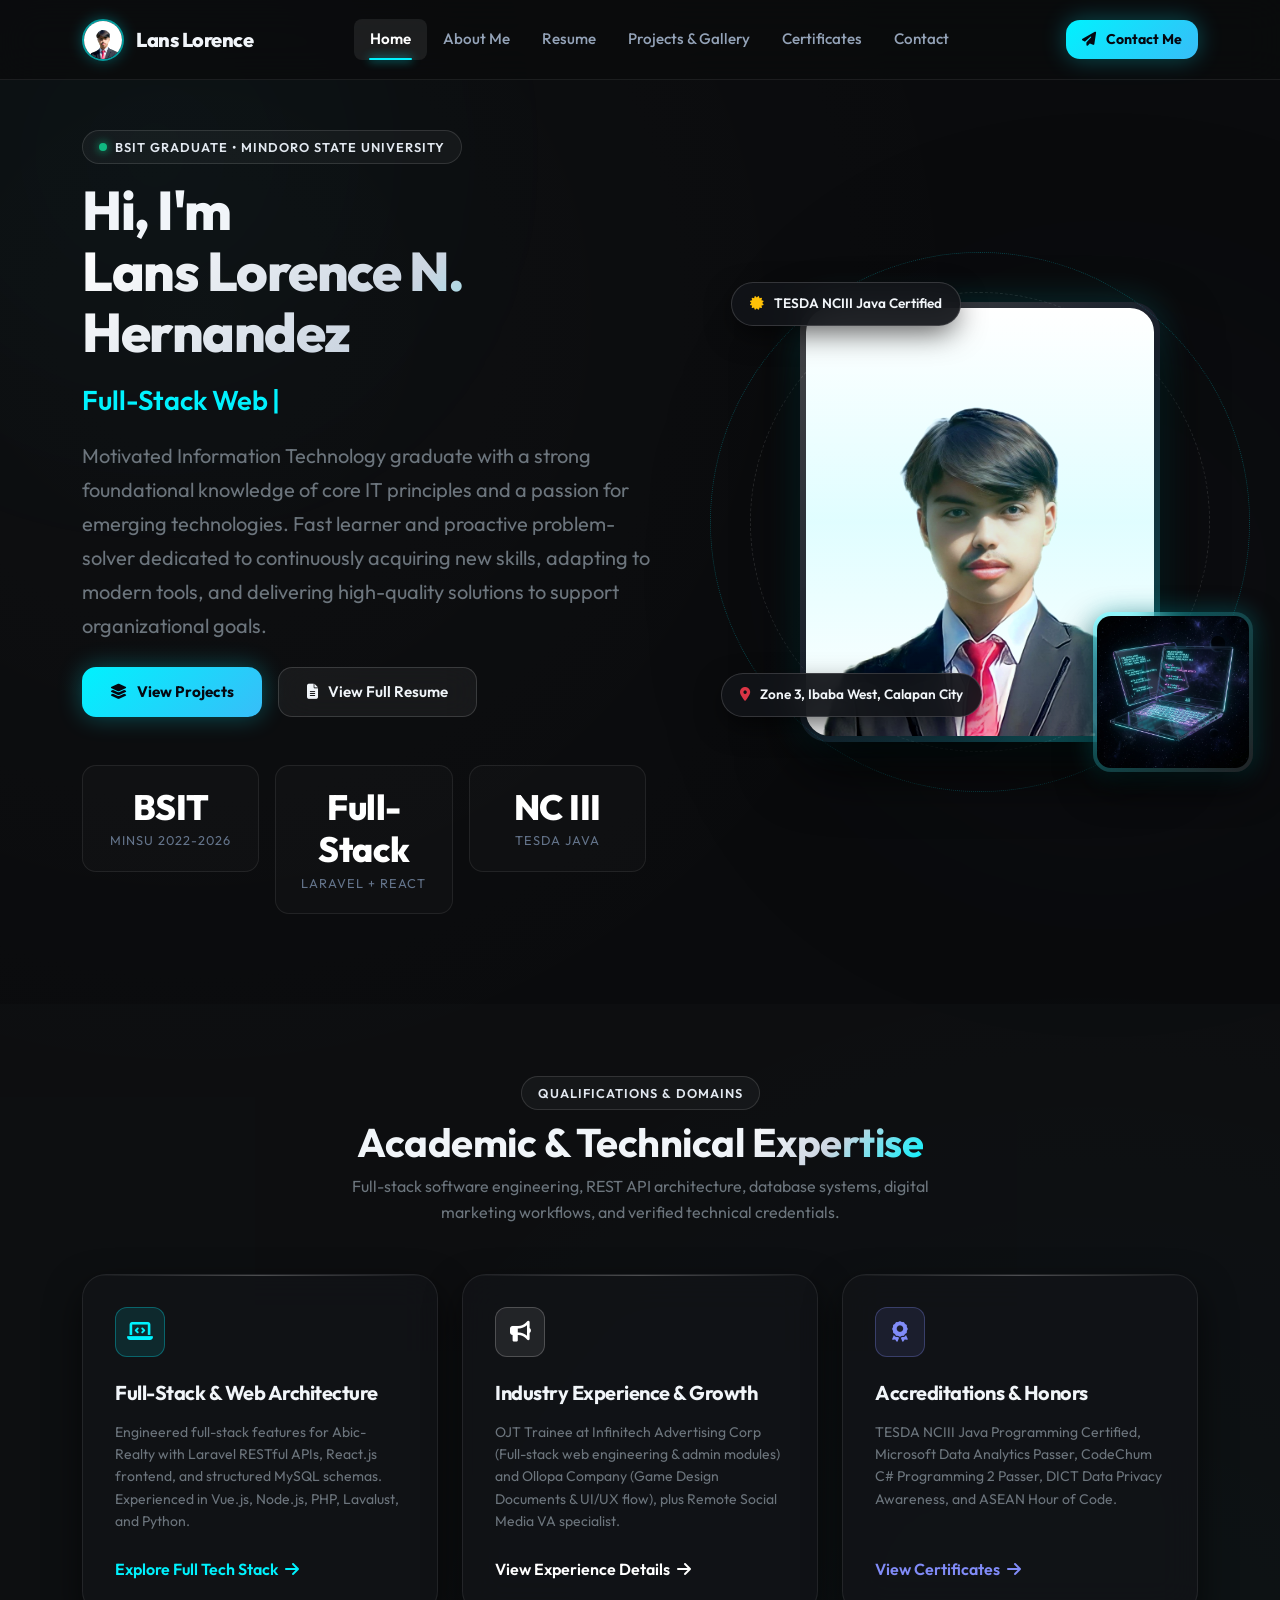
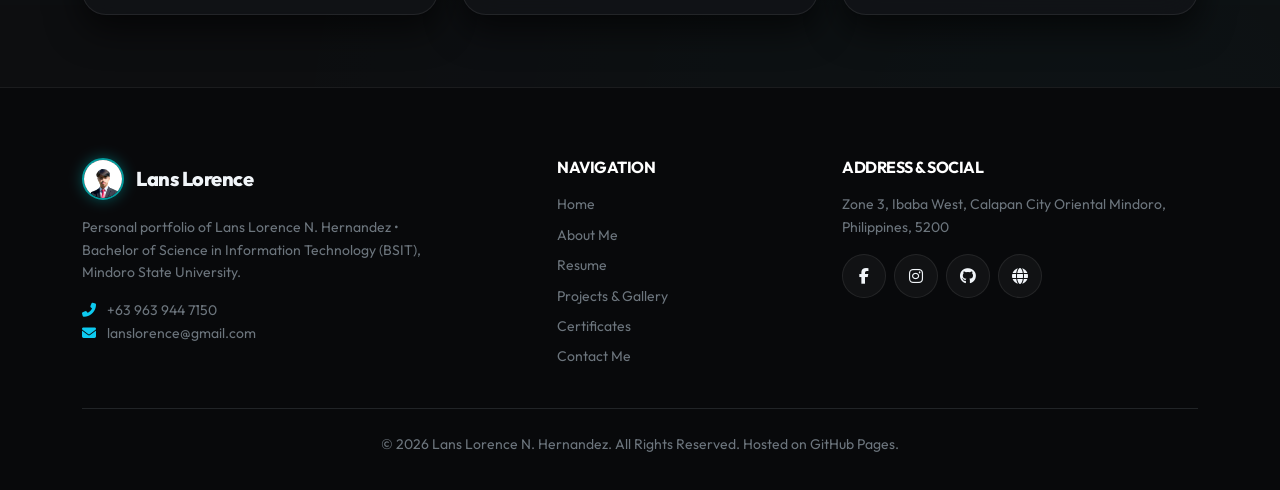
<file: index.html>
<!DOCTYPE html>
<html lang="en">
<head>
  <meta charset="UTF-8">
  <meta name="viewport" content="width=device-width, initial-scale=1.0">
  <title>Lans Lorence N. Hernandez | IT Specialist & Web Developer</title>
  <link rel="icon" type="image/png" href="images/favicon.png">
  <link rel="apple-touch-icon" href="images/favicon.png">
  <meta name="description" content="Official portfolio of Lans Lorence N. Hernandez - BSIT 4th Year Student at Mindoro State University, Java NCIII Certified Developer based in Calapan City, Oriental Mindoro.">
  
  <!-- Google Fonts -->
  <link rel="preconnect" href="https://fonts.googleapis.com">
  <link rel="preconnect" href="https://fonts.gstatic.com" crossorigin>
  <link href="https://fonts.googleapis.com/css2?family=JetBrains+Mono:wght@400;600;700&family=Outfit:wght@300;400;500;600;700;800&display=swap" rel="stylesheet">
  
  <!-- FontAwesome Icons -->
  <link rel="stylesheet" href="https://cdnjs.cloudflare.com/ajax/libs/font-awesome/6.5.1/css/all.min.css">
  
  <!-- Bootstrap 5.3 CSS -->
  <link href="https://cdn.jsdelivr.net/npm/bootstrap@5.3.3/dist/css/bootstrap.min.css" rel="stylesheet">
  
  <!-- Custom Grey-Black Dark Stylesheet -->
  <link rel="stylesheet" href="styles.css">
</head>
<body>

  <!-- Ambient Grey/Charcoal Background Glows -->
  <div class="ambient-glow ambient-glow-1"></div>
  <div class="ambient-glow ambient-glow-2"></div>

  <!-- Navigation Bar with Bootstrap Support -->
  <nav class="navbar navbar-expand-lg" id="navbar">
    <div class="container">
      <a href="index.html" class="nav-brand">
        <img src="images/profile_lans.png" alt="Lans Lorence" class="nav-brand-avatar profile-portrait-img" style="width:36px;height:36px;border-radius:50%;object-fit:cover;border:2px solid rgba(0,242,254,0.5);">
        <span>Lans Lorence</span>
      </a>

      <!-- Bootstrap Hamburger Toggle -->
      <button class="navbar-toggler border-0 text-white" type="button" data-bs-toggle="collapse" data-bs-target="#portfolioNav" aria-controls="portfolioNav" aria-expanded="false" aria-label="Toggle navigation">
        <i class="fas fa-bars-staggered" style="font-size: 1.5rem; color: #fff;"></i>
      </button>

      <div class="collapse navbar-collapse" id="portfolioNav">
        <ul class="navbar-nav mx-auto mb-2 mb-lg-0">
          <li class="nav-item"><a href="index.html" class="nav-link active">Home</a></li>
          <li class="nav-item"><a href="about.html" class="nav-link">About Me</a></li>
          <li class="nav-item"><a href="resume.html" class="nav-link">Resume</a></li>
          <li class="nav-item"><a href="gallery.html" class="nav-link">Projects & Gallery</a></li>
          <li class="nav-item"><a href="certificates.html" class="nav-link">Certificates</a></li>
          <li class="nav-item"><a href="contact.html" class="nav-link">Contact</a></li>
        </ul>

        <div class="d-flex align-items-center gap-2">
          <a href="contact.html" class="btn-cyber-primary py-2 px-3" style="font-size: 0.88rem;">
            <i class="fas fa-paper-plane"></i> Contact Me
          </a>
        </div>
      </div>
    </div>
  </nav>

  <!-- Main Hero Section with Lans' Real Portrait and Laptop Prop -->
  <main>
    <section class="hero">
      <div class="container">
        <div class="row align-items-center g-5">
          
          <!-- Left Column: Bio & Headline -->
          <div class="col-lg-7 text-start">
            <div class="badge-custom mb-3">
              <span class="badge-pulse"></span>
              <span>BSIT Graduate &bull; Mindoro State University</span>
            </div>
            
            <h1 class="hero-title mb-3">
              Hi, I'm <span class="gradient-text profile-name-text">Lans Lorence</span>
            </h1>

            <div class="typewriter-wrapper mb-3">
              <span id="typewriter-text"></span>
              <span class="typewriter-cursor">|</span>
            </div>

            <p class="text-secondary fs-5 mb-4 profile-objective-text" style="max-width: 580px; line-height: 1.7;">
              Motivated Information Technology graduate with a strong foundational knowledge of core IT principles and a passion for emerging technologies. Fast learner and proactive problem-solver dedicated to continuously acquiring new skills, adapting to modern tools, and delivering high-quality solutions to support organizational goals.
            </p>

            <div class="d-flex flex-wrap gap-3 mb-5">
              <a href="gallery.html" class="btn-cyber-primary">
                <i class="fas fa-layer-group"></i> View Projects
              </a>
              <a href="resume.html" class="btn-cyber-secondary">
                <i class="fas fa-file-alt"></i> View Full Resume
              </a>
            </div>

            <!-- Stats Bar -->
            <div class="row g-3" style="max-width: 580px;">
              <div class="col-4">
                <div class="stat-box">
                  <h3>BSIT</h3>
                  <p>MinSU 2022-2026</p>
                </div>
              </div>
              <div class="col-4">
                <div class="stat-box">
                  <h3>Full-Stack</h3>
                  <p>Laravel + React</p>
                </div>
              </div>
              <div class="col-4">
                <div class="stat-box">
                  <h3>NC III</h3>
                  <p>TESDA Java</p>
                </div>
              </div>
            </div>
          </div>

          <!-- Right Column: Lans Lorence Primary Portrait & AI Laptop Prop -->
          <div class="col-lg-5 text-center">
            <div class="hero-portrait-stage">
              <!-- Orbiting Cyber Rings -->
              <div class="orbit-ring orbit-ring-1"></div>
              <div class="orbit-ring orbit-ring-2"></div>

              <!-- Top Status Pill -->
              <div class="status-pill status-pill-top">
                <i class="fas fa-certificate text-warning"></i>
                <span>TESDA NCIII Java Certified</span>
              </div>

              <!-- Primary Hero Portrait Card (Lans Lorence Real Image) -->
              <div class="profile-portrait-card tilt-effect">
                <div class="profile-portrait-inner">
                  <img src="images/profile_lans.png" alt="Lans Lorence N. Hernandez" class="profile-portrait-img">
                  <div class="cyber-scanline"></div>
                </div>
              </div>

              <!-- Secondary Floating AI Laptop Prop -->
              <div class="prop-floating-laptop tilt-effect" title="Cyber Holographic Workstation">
                <img src="images/laptop_prop.jpg" alt="AI Generated Holographic Laptop" class="prop-laptop-img">
              </div>

              <!-- Bottom Location Status Pill -->
              <div class="status-pill status-pill-bottom">
                <i class="fas fa-map-marker-alt text-danger"></i>
                <span>Zone 3, Ibaba West, Calapan City</span>
              </div>
            </div>
          </div>

        </div>
      </div>
    </section>

    <!-- Core Highlights Section -->
    <section class="py-5" style="background: rgba(18, 20, 24, 0.4);">
      <div class="container py-4">
        <div class="text-center mb-5 reveal">
          <span class="badge-custom mb-2">Qualifications & Domains</span>
          <h2 class="display-6 fw-bold">Academic & Technical <span class="gradient-text">Expertise</span></h2>
          <p class="text-secondary mx-auto" style="max-width: 620px;">
            Full-stack software engineering, REST API architecture, database systems, digital marketing workflows, and verified technical credentials.
          </p>
        </div>

        <div class="row g-4">
          <!-- Card 1 -->
          <div class="col-md-4 reveal">
            <div class="glass-card h-100 d-flex flex-column">
              <div class="mb-4" style="width: 50px; height: 50px; border-radius: 12px; background: rgba(0, 242, 254, 0.1); border: 1px solid rgba(0, 242, 254, 0.3); display: flex; align-items: center; justify-content: center; color: var(--accent-cyan); font-size: 1.3rem;">
                <i class="fas fa-laptop-code"></i>
              </div>
              <h3 class="h5 fw-bold mb-3">Full-Stack & Web Architecture</h3>
              <p class="text-secondary small mb-4 flex-grow-1">
                Engineered full-stack features for Abic-Realty with Laravel RESTful APIs, React.js frontend, and structured MySQL schemas. Experienced in Vue.js, Node.js, PHP, Lavalust, and Python.
              </p>
              <a href="about.html" class="text-decoration-none fw-semibold" style="color: var(--accent-cyan);">
                Explore Full Tech Stack <i class="fas fa-arrow-right ms-1"></i>
              </a>
            </div>
          </div>

          <!-- Card 2 -->
          <div class="col-md-4 reveal">
            <div class="glass-card h-100 d-flex flex-column">
              <div class="mb-4" style="width: 50px; height: 50px; border-radius: 12px; background: rgba(255, 255, 255, 0.08); border: 1px solid rgba(255, 255, 255, 0.2); display: flex; align-items: center; justify-content: center; color: #fff; font-size: 1.3rem;">
                <i class="fas fa-bullhorn"></i>
              </div>
              <h3 class="h5 fw-bold mb-3">Industry Experience & Growth</h3>
              <p class="text-secondary small mb-4 flex-grow-1">
                OJT Trainee at Infinitech Advertising Corp (Full-stack web engineering & admin modules) and Ollopa Company (Game Design Documents & UI/UX flow), plus Remote Social Media VA specialist.
              </p>
              <a href="resume.html" class="text-decoration-none fw-semibold" style="color: #ffffff;">
                View Experience Details <i class="fas fa-arrow-right ms-1"></i>
              </a>
            </div>
          </div>

          <!-- Card 3 -->
          <div class="col-md-4 reveal">
            <div class="glass-card h-100 d-flex flex-column">
              <div class="mb-4" style="width: 50px; height: 50px; border-radius: 12px; background: rgba(129, 140, 248, 0.1); border: 1px solid rgba(129, 140, 248, 0.3); display: flex; align-items: center; justify-content: center; color: var(--accent-purple); font-size: 1.3rem;">
                <i class="fas fa-award"></i>
              </div>
              <h3 class="h5 fw-bold mb-3">Accreditations & Honors</h3>
              <p class="text-secondary small mb-4 flex-grow-1">
                TESDA NCIII Java Programming Certified, Microsoft Data Analytics Passer, CodeChum C# Programming 2 Passer, DICT Data Privacy Awareness, and ASEAN Hour of Code.
              </p>
              <a href="certificates.html" class="text-decoration-none fw-semibold" style="color: var(--accent-purple);">
                View Certificates <i class="fas fa-arrow-right ms-1"></i>
              </a>
            </div>
          </div>
        </div>
      </div>
    </section>
  </main>

  <!-- Global Footer -->
  <footer class="footer">
    <div class="container">
      <div class="row g-4 mb-4">
        <div class="col-lg-5">
          <a href="index.html" class="nav-brand mb-3">
            <img src="images/profile_lans.png" alt="Lans Lorence" class="nav-brand-avatar profile-portrait-img" style="width:36px;height:36px;border-radius:50%;object-fit:cover;border:2px solid rgba(0,242,254,0.5);">
            <span>Lans Lorence</span>
          </a>
          <p class="text-secondary small" style="max-width: 360px;">
            Personal portfolio of Lans Lorence N. Hernandez &bull; Bachelor of Science in Information Technology (BSIT), Mindoro State University.
          </p>
          <p class="text-secondary small mb-0">
            <i class="fas fa-phone-alt me-2 text-info"></i> +63 963 944 7150<br>
            <i class="fas fa-envelope me-2 text-info"></i> lanslorence@gmail.com
          </p>
        </div>

        <div class="col-lg-3 col-6">
          <h4 class="h6 text-white text-uppercase fw-bold mb-3">Navigation</h4>
          <ul class="list-unstyled d-flex flex-column gap-2 small">
            <li><a href="index.html" class="text-secondary text-decoration-none">Home</a></li>
            <li><a href="about.html" class="text-secondary text-decoration-none">About Me</a></li>
            <li><a href="resume.html" class="text-secondary text-decoration-none">Resume</a></li>
            <li><a href="gallery.html" class="text-secondary text-decoration-none">Projects & Gallery</a></li>
            <li><a href="certificates.html" class="text-secondary text-decoration-none">Certificates</a></li>
            <li><a href="contact.html" class="text-secondary text-decoration-none">Contact Me</a></li>
          </ul>
        </div>

        <div class="col-lg-4 col-6">
          <h4 class="h6 text-white text-uppercase fw-bold mb-3">Address & Social</h4>
          <p class="text-secondary small mb-3">
            Zone 3, Ibaba West, Calapan City Oriental Mindoro, Philippines, 5200
          </p>
          <div class="d-flex flex-wrap gap-2">
            <a href="https://www.facebook.com/lanslorence.hernandez.12/" target="_blank" rel="noopener noreferrer" class="footer-social-btn" title="Facebook">
              <i class="fab fa-facebook-f"></i>
            </a>
            <a href="https://www.instagram.com/_egoistl4nszxc/" target="_blank" rel="noopener noreferrer" class="footer-social-btn" title="Instagram">
              <i class="fab fa-instagram"></i>
            </a>
            <a href="https://github.com/l4nszxc" target="_blank" rel="noopener noreferrer" class="footer-social-btn" title="GitHub">
              <i class="fab fa-github"></i>
            </a>
            <a href="https://l4nsxz.github.io/l4ns_portfolio" target="_blank" rel="noopener noreferrer" class="footer-social-btn" title="Portfolio">
              <i class="fas fa-globe"></i>
            </a>
          </div>
        </div>
      </div>

      <div class="border-top border-secondary border-opacity-25 pt-4 text-center">
        <p class="text-secondary small mb-0">&copy; 2026 Lans Lorence N. Hernandez. All Rights Reserved. Hosted on GitHub Pages.</p>
      </div>
    </div>
  </footer>

  <!-- Bootstrap 5.3 Bundle JS -->
  <script src="https://cdn.jsdelivr.net/npm/bootstrap@5.3.3/dist/js/bootstrap.bundle.min.js"></script>
  <!-- Main Portfolio Logic -->
  <script src="script.js"></script>
</body>
</html>
</file>
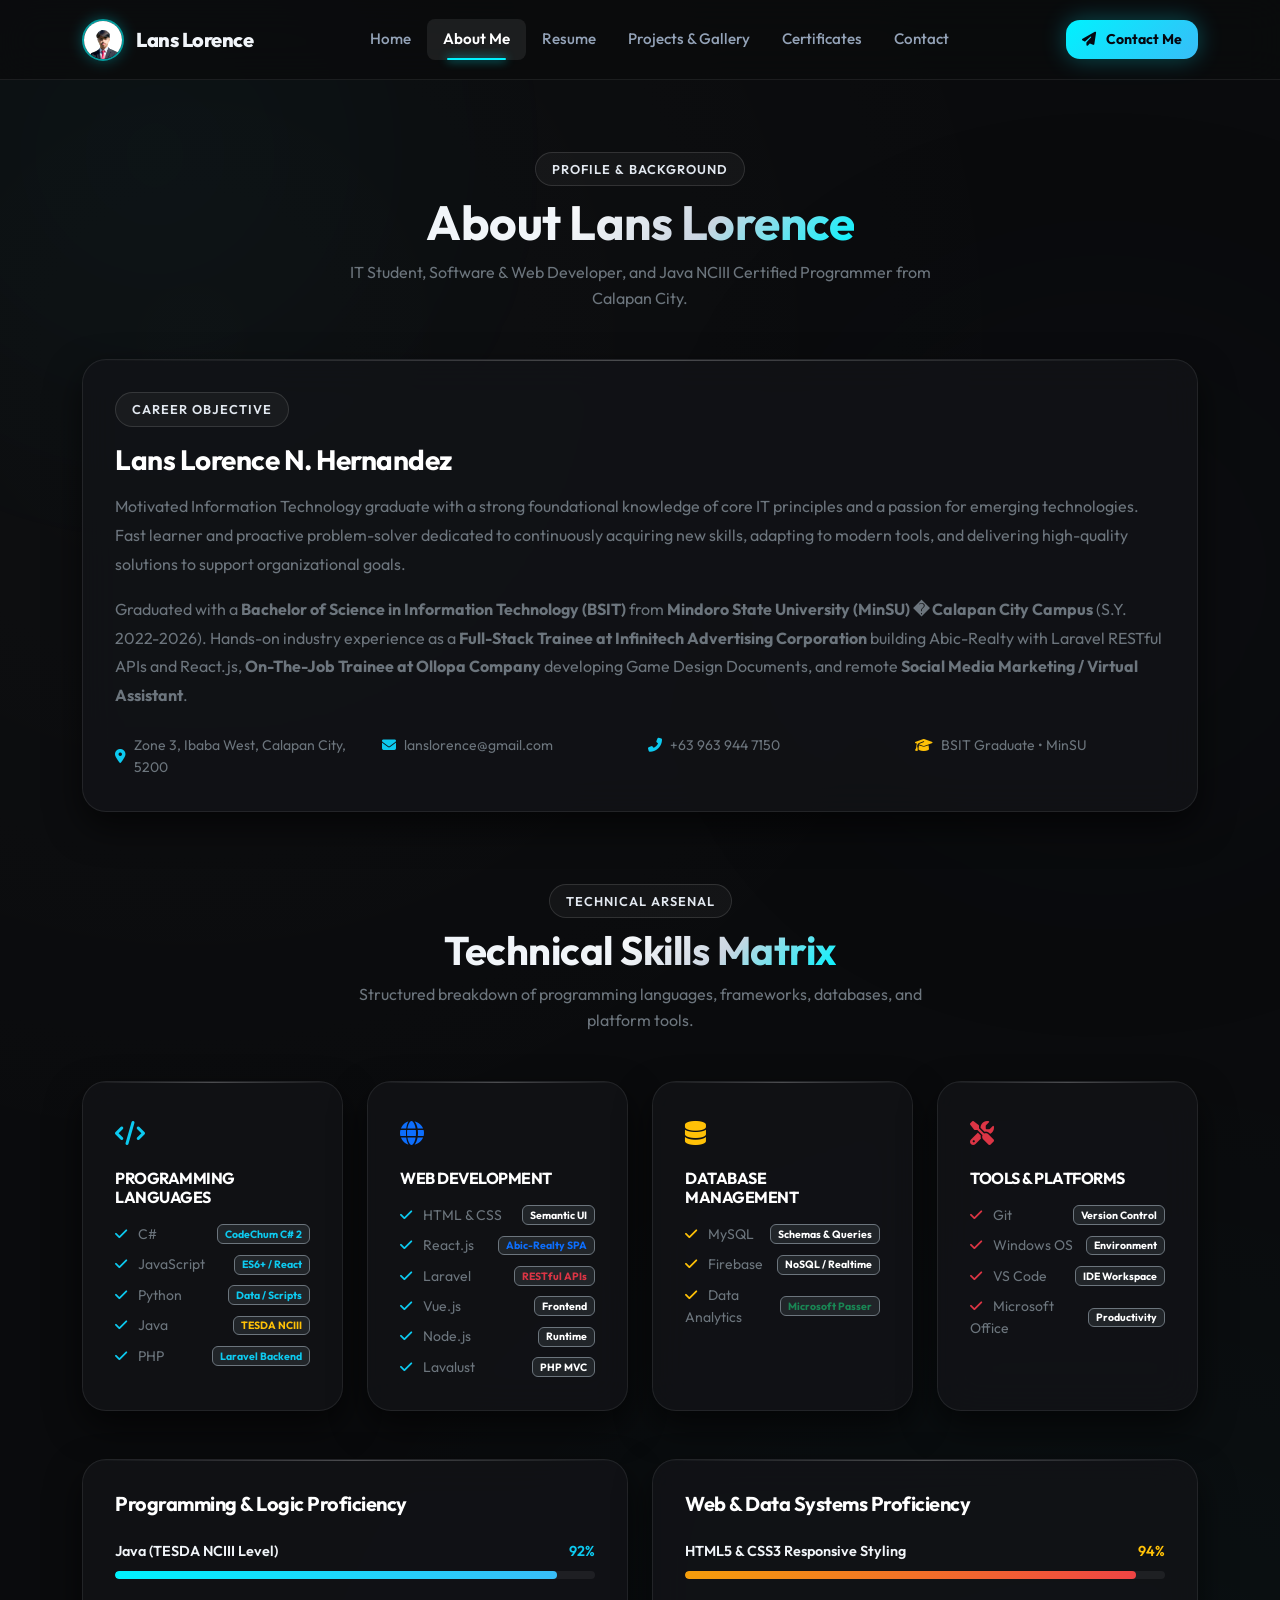
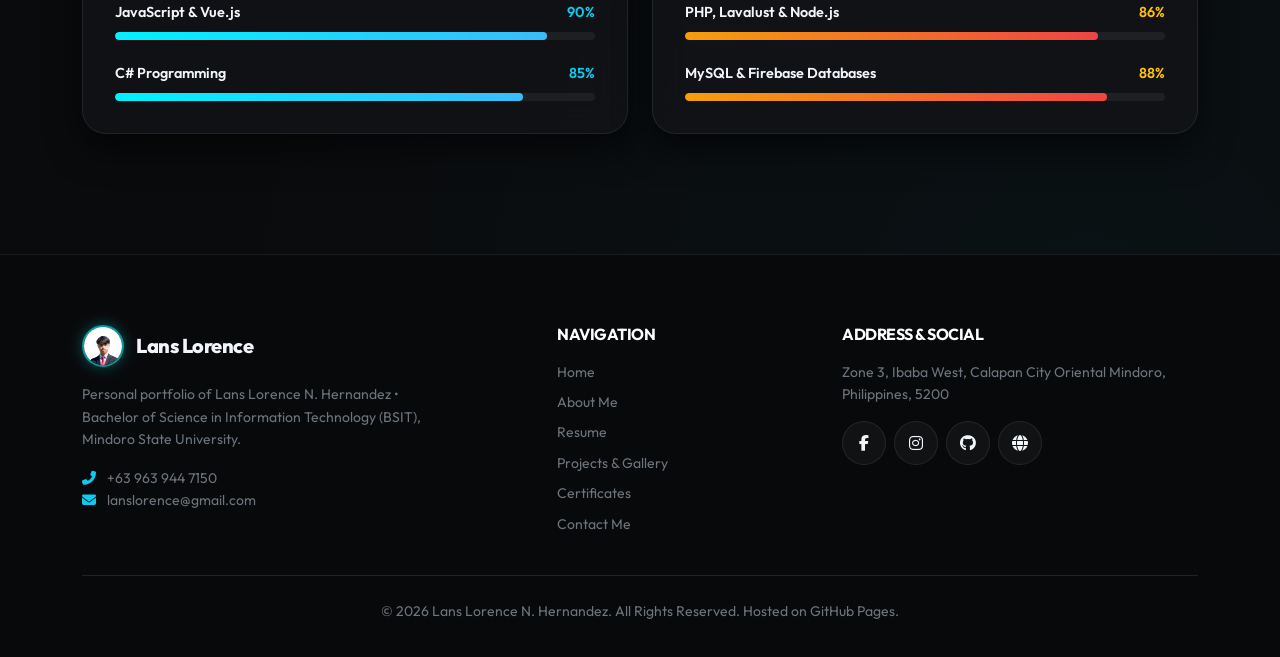
<file: about.html>
<!DOCTYPE html>
<html lang="en">
<head>
  <meta charset="UTF-8">
  <meta name="viewport" content="width=device-width, initial-scale=1.0">
  <title>About Me | Lans Lorence N. Hernandez</title>
  <link rel="icon" type="image/png" href="images/favicon.png">
  <link rel="apple-touch-icon" href="images/favicon.png">
  <meta name="description" content="Learn more about Lans Lorence N. Hernandez, a BSIT 4th Year student at Mindoro State University, Java NCIII certified programmer based in Calapan City, Oriental Mindoro.">
  
  <!-- Google Fonts -->
  <link rel="preconnect" href="https://fonts.googleapis.com">
  <link rel="preconnect" href="https://fonts.gstatic.com" crossorigin>
  <link href="https://fonts.googleapis.com/css2?family=JetBrains+Mono:wght@400;600;700&family=Outfit:wght@300;400;500;600;700;800&display=swap" rel="stylesheet">
  
  <!-- FontAwesome Icons -->
  <link rel="stylesheet" href="https://cdnjs.cloudflare.com/ajax/libs/font-awesome/6.5.1/css/all.min.css">
  
  <!-- Bootstrap 5.3 CSS -->
  <link href="https://cdn.jsdelivr.net/npm/bootstrap@5.3.3/dist/css/bootstrap.min.css" rel="stylesheet">
  
  <!-- Custom Grey-Black Dark Stylesheet -->
  <link rel="stylesheet" href="styles.css">
</head>
<body>

  <!-- Background Ambient Glows -->
  <div class="ambient-glow ambient-glow-1"></div>
  <div class="ambient-glow ambient-glow-2"></div>

  <!-- Navigation Bar with Bootstrap Support -->
  <nav class="navbar navbar-expand-lg" id="navbar">
    <div class="container">
      <a href="index.html" class="nav-brand">
        <img src="images/profile_lans.png" alt="Lans Lorence" class="nav-brand-avatar profile-portrait-img" style="width:36px;height:36px;border-radius:50%;object-fit:cover;border:2px solid rgba(0,242,254,0.5);">
        <span>Lans Lorence</span>
      </a>

      <button class="navbar-toggler border-0 text-white" type="button" data-bs-toggle="collapse" data-bs-target="#portfolioNav" aria-controls="portfolioNav" aria-expanded="false" aria-label="Toggle navigation">
        <i class="fas fa-bars-staggered" style="font-size: 1.5rem; color: #fff;"></i>
      </button>

      <div class="collapse navbar-collapse" id="portfolioNav">
        <ul class="navbar-nav mx-auto mb-2 mb-lg-0">
          <li class="nav-item"><a href="index.html" class="nav-link">Home</a></li>
          <li class="nav-item"><a href="about.html" class="nav-link active">About Me</a></li>
          <li class="nav-item"><a href="resume.html" class="nav-link">Resume</a></li>
          <li class="nav-item"><a href="gallery.html" class="nav-link">Projects & Gallery</a></li>
          <li class="nav-item"><a href="certificates.html" class="nav-link">Certificates</a></li>
          <li class="nav-item"><a href="contact.html" class="nav-link">Contact</a></li>
        </ul>

        <div class="d-flex align-items-center gap-2">
          <a href="contact.html" class="btn-cyber-primary py-2 px-3" style="font-size: 0.88rem;">
            <i class="fas fa-paper-plane"></i> Contact Me
          </a>
        </div>
      </div>
    </div>
  </nav>

  <!-- Main Content -->
  <main style="padding-top: var(--nav-height);">
    <section class="py-5">
      <div class="container py-4">
        
        <!-- Header -->
        <div class="text-center mb-5 reveal">
          <span class="badge-custom mb-2">Profile & Background</span>
          <h1 class="display-5 fw-bold">About <span class="gradient-text">Lans Lorence</span></h1>
          <p class="text-secondary mx-auto" style="max-width: 600px;">
            IT Student, Software & Web Developer, and Java NCIII Certified Programmer from Calapan City.
          </p>
        </div>

        <!-- Bio Card Row -->
        <div class="row g-5 align-items-center mb-5">
          <div class="col-12 reveal">
            <div class="glass-card">
              <span class="badge-custom mb-3">Career Objective</span>
              <h2 class="h3 fw-bold mb-3 text-white">Lans Lorence N. Hernandez</h2>
              <p class="text-secondary mb-3" style="line-height: 1.8;">
                Motivated Information Technology graduate with a strong foundational knowledge of core IT principles and a passion for emerging technologies. Fast learner and proactive problem-solver dedicated to continuously acquiring new skills, adapting to modern tools, and delivering high-quality solutions to support organizational goals.
              </p>
              <p class="text-secondary mb-4" style="line-height: 1.8;">
                Graduated with a <strong>Bachelor of Science in Information Technology (BSIT)</strong> from <strong>Mindoro State University (MinSU) � Calapan City Campus</strong> (S.Y. 2022-2026). Hands-on industry experience as a <strong>Full-Stack Trainee at Infinitech Advertising Corporation</strong> building Abic-Realty with Laravel RESTful APIs and React.js, <strong>On-The-Job Trainee at Ollopa Company</strong> developing Game Design Documents, and remote <strong>Social Media Marketing / Virtual Assistant</strong>.
              </p>

              <div class="row g-3 text-secondary small">
                <div class="col-sm-6 col-lg-3">
                  <div class="d-flex align-items-center gap-2">
                    <i class="fas fa-map-marker-alt text-info"></i>
                    <span>Zone 3, Ibaba West, Calapan City, 5200</span>
                  </div>
                </div>
                <div class="col-sm-6 col-lg-3">
                  <div class="d-flex align-items-center gap-2">
                    <i class="fas fa-envelope text-info"></i>
                    <a href="mailto:lanslorence@gmail.com" class="text-secondary text-decoration-none">lanslorence@gmail.com</a>
                  </div>
                </div>
                <div class="col-sm-6 col-lg-3">
                  <div class="d-flex align-items-center gap-2">
                    <i class="fas fa-phone-alt text-info"></i>
                    <a href="tel:+639639447150" class="text-secondary text-decoration-none">+63 963 944 7150</a>
                  </div>
                </div>
                <div class="col-sm-6 col-lg-3">
                  <div class="d-flex align-items-center gap-2">
                    <i class="fas fa-graduation-cap text-warning"></i>
                    <span>BSIT Graduate &bull; MinSU</span>
                  </div>
                </div>
              </div>
            </div>
          </div>
        </div>

        <!-- Technical Skills Matrix (Direct from Resume) -->
        <div class="text-center mb-5 reveal pt-4">
          <span class="badge-custom mb-2">Technical Arsenal</span>
          <h2 class="display-6 fw-bold">Technical <span class="gradient-text">Skills Matrix</span></h2>
          <p class="text-secondary mx-auto" style="max-width: 620px;">
            Structured breakdown of programming languages, frameworks, databases, and platform tools.
          </p>
        </div>

        <!-- 4 Grid Categories -->
        <div class="row g-4 mb-5">
          <!-- Programming Languages -->
          <div class="col-md-6 col-lg-3 reveal">
            <div class="glass-card h-100">
              <div class="mb-3 text-info fs-4">
                <i class="fas fa-code"></i>
              </div>
              <h3 class="h6 fw-bold text-white text-uppercase tracking-wider mb-3">Programming Languages</h3>
              <ul class="list-unstyled d-flex flex-column gap-2 text-secondary small mb-0">
                <li class="d-flex align-items-center justify-content-between">
                  <span><i class="fas fa-check text-info me-2"></i> C#</span>
                  <span class="badge bg-dark border border-secondary text-info">CodeChum C# 2</span>
                </li>
                <li class="d-flex align-items-center justify-content-between">
                  <span><i class="fas fa-check text-info me-2"></i> JavaScript</span>
                  <span class="badge bg-dark border border-secondary text-info">ES6+ / React</span>
                </li>
                <li class="d-flex align-items-center justify-content-between">
                  <span><i class="fas fa-check text-info me-2"></i> Python</span>
                  <span class="badge bg-dark border border-secondary text-info">Data / Scripts</span>
                </li>
                <li class="d-flex align-items-center justify-content-between">
                  <span><i class="fas fa-check text-info me-2"></i> Java</span>
                  <span class="badge bg-dark border border-secondary text-warning">TESDA NCIII</span>
                </li>
                <li class="d-flex align-items-center justify-content-between">
                  <span><i class="fas fa-check text-info me-2"></i> PHP</span>
                  <span class="badge bg-dark border border-secondary text-info">Laravel Backend</span>
                </li>
              </ul>
            </div>
          </div>

          <!-- Web Development -->
          <div class="col-md-6 col-lg-3 reveal">
            <div class="glass-card h-100">
              <div class="mb-3 text-primary fs-4">
                <i class="fas fa-globe"></i>
              </div>
              <h3 class="h6 fw-bold text-white text-uppercase tracking-wider mb-3">Web Development</h3>
              <ul class="list-unstyled d-flex flex-column gap-2 text-secondary small mb-0">
                <li class="d-flex align-items-center justify-content-between">
                  <span><i class="fas fa-check text-info me-2"></i> HTML & CSS</span>
                  <span class="badge bg-dark border border-secondary">Semantic UI</span>
                </li>
                <li class="d-flex align-items-center justify-content-between">
                  <span><i class="fas fa-check text-info me-2"></i> React.js</span>
                  <span class="badge bg-dark border border-secondary text-primary">Abic-Realty SPA</span>
                </li>
                <li class="d-flex align-items-center justify-content-between">
                  <span><i class="fas fa-check text-info me-2"></i> Laravel</span>
                  <span class="badge bg-dark border border-secondary text-danger">RESTful APIs</span>
                </li>
                <li class="d-flex align-items-center justify-content-between">
                  <span><i class="fas fa-check text-info me-2"></i> Vue.js</span>
                  <span class="badge bg-dark border border-secondary">Frontend</span>
                </li>
                <li class="d-flex align-items-center justify-content-between">
                  <span><i class="fas fa-check text-info me-2"></i> Node.js</span>
                  <span class="badge bg-dark border border-secondary">Runtime</span>
                </li>
                <li class="d-flex align-items-center justify-content-between">
                  <span><i class="fas fa-check text-info me-2"></i> Lavalust</span>
                  <span class="badge bg-dark border border-secondary">PHP MVC</span>
                </li>
              </ul>
            </div>
          </div>

          <!-- Database -->
          <div class="col-md-6 col-lg-3 reveal">
            <div class="glass-card h-100">
              <div class="mb-3 text-warning fs-4">
                <i class="fas fa-database"></i>
              </div>
              <h3 class="h6 fw-bold text-white text-uppercase tracking-wider mb-3">Database Management</h3>
              <ul class="list-unstyled d-flex flex-column gap-2 text-secondary small mb-0">
                <li class="d-flex align-items-center justify-content-between">
                  <span><i class="fas fa-check text-warning me-2"></i> MySQL</span>
                  <span class="badge bg-dark border border-secondary">Schemas & Queries</span>
                </li>
                <li class="d-flex align-items-center justify-content-between">
                  <span><i class="fas fa-check text-warning me-2"></i> Firebase</span>
                  <span class="badge bg-dark border border-secondary">NoSQL / Realtime</span>
                </li>
                <li class="d-flex align-items-center justify-content-between">
                  <span><i class="fas fa-check text-warning me-2"></i> Data Analytics</span>
                  <span class="badge bg-dark border border-secondary text-success">Microsoft Passer</span>
                </li>
              </ul>
            </div>
          </div>

          <!-- Tools & Platforms -->
          <div class="col-md-6 col-lg-3 reveal">
            <div class="glass-card h-100">
              <div class="mb-3 text-danger fs-4">
                <i class="fas fa-tools"></i>
              </div>
              <h3 class="h6 fw-bold text-white text-uppercase tracking-wider mb-3">Tools & Platforms</h3>
              <ul class="list-unstyled d-flex flex-column gap-2 text-secondary small mb-0">
                <li class="d-flex align-items-center justify-content-between">
                  <span><i class="fas fa-check text-danger me-2"></i> Git</span>
                  <span class="badge bg-dark border border-secondary">Version Control</span>
                </li>
                <li class="d-flex align-items-center justify-content-between">
                  <span><i class="fas fa-check text-danger me-2"></i> Windows OS</span>
                  <span class="badge bg-dark border border-secondary">Environment</span>
                </li>
                <li class="d-flex align-items-center justify-content-between">
                  <span><i class="fas fa-check text-danger me-2"></i> VS Code</span>
                  <span class="badge bg-dark border border-secondary">IDE Workspace</span>
                </li>
                <li class="d-flex align-items-center justify-content-between">
                  <span><i class="fas fa-check text-danger me-2"></i> Microsoft Office</span>
                  <span class="badge bg-dark border border-secondary">Productivity</span>
                </li>
              </ul>
            </div>
          </div>
        </div>

        <!-- Animated Progress Bars for Core Technologies -->
        <div class="row g-4 mb-5">
          <div class="col-lg-6 reveal">
            <div class="glass-card">
              <h3 class="h5 fw-bold mb-4 text-white">Programming & Logic Proficiency</h3>
              
              <div class="skill-bar-item">
                <div class="skill-header">
                  <span>Java (TESDA NCIII Level)</span>
                  <span class="text-info">92%</span>
                </div>
                <div class="skill-track">
                  <div class="skill-fill" data-width="92%"></div>
                </div>
              </div>

              <div class="skill-bar-item">
                <div class="skill-header">
                  <span>JavaScript & Vue.js</span>
                  <span class="text-info">90%</span>
                </div>
                <div class="skill-track">
                  <div class="skill-fill" data-width="90%"></div>
                </div>
              </div>

              <div class="skill-bar-item mb-0">
                <div class="skill-header">
                  <span>C# Programming</span>
                  <span class="text-info">85%</span>
                </div>
                <div class="skill-track">
                  <div class="skill-fill" data-width="85%"></div>
                </div>
              </div>
            </div>
          </div>

          <div class="col-lg-6 reveal">
            <div class="glass-card">
              <h3 class="h5 fw-bold mb-4 text-white">Web & Data Systems Proficiency</h3>
              
              <div class="skill-bar-item">
                <div class="skill-header">
                  <span>HTML5 & CSS3 Responsive Styling</span>
                  <span class="text-warning">94%</span>
                </div>
                <div class="skill-track">
                  <div class="skill-fill" data-width="94%" style="background: linear-gradient(90deg, #f59e0b, #ef4444);"></div>
                </div>
              </div>

              <div class="skill-bar-item">
                <div class="skill-header">
                  <span>PHP, Lavalust & Node.js</span>
                  <span class="text-warning">86%</span>
                </div>
                <div class="skill-track">
                  <div class="skill-fill" data-width="86%" style="background: linear-gradient(90deg, #f59e0b, #ef4444);"></div>
                </div>
              </div>

              <div class="skill-bar-item mb-0">
                <div class="skill-header">
                  <span>MySQL & Firebase Databases</span>
                  <span class="text-warning">88%</span>
                </div>
                <div class="skill-track">
                  <div class="skill-fill" data-width="88%" style="background: linear-gradient(90deg, #f59e0b, #ef4444);"></div>
                </div>
              </div>
            </div>
          </div>
        </div>

      </div>
    </section>
  </main>

  <!-- Global Footer -->
  <footer class="footer">
    <div class="container">
      <div class="row g-4 mb-4">
        <div class="col-lg-5">
          <a href="index.html" class="nav-brand mb-3">
            <img src="images/profile_lans.png" alt="Lans Lorence" class="nav-brand-avatar profile-portrait-img" style="width:36px;height:36px;border-radius:50%;object-fit:cover;border:2px solid rgba(0,242,254,0.5);">
            <span>Lans Lorence</span>
          </a>
          <p class="text-secondary small" style="max-width: 360px;">
            Personal portfolio of Lans Lorence N. Hernandez &bull; Bachelor of Science in Information Technology (BSIT), Mindoro State University.
          </p>
          <p class="text-secondary small mb-0">
            <i class="fas fa-phone-alt me-2 text-info"></i> +63 963 944 7150<br>
            <i class="fas fa-envelope me-2 text-info"></i> lanslorence@gmail.com
          </p>
        </div>

        <div class="col-lg-3 col-6">
          <h4 class="h6 text-white text-uppercase fw-bold mb-3">Navigation</h4>
          <ul class="list-unstyled d-flex flex-column gap-2 small">
            <li><a href="index.html" class="text-secondary text-decoration-none">Home</a></li>
            <li><a href="about.html" class="text-secondary text-decoration-none">About Me</a></li>
            <li><a href="resume.html" class="text-secondary text-decoration-none">Resume</a></li>
            <li><a href="gallery.html" class="text-secondary text-decoration-none">Projects & Gallery</a></li>
            <li><a href="certificates.html" class="text-secondary text-decoration-none">Certificates</a></li>
            <li><a href="contact.html" class="text-secondary text-decoration-none">Contact Me</a></li>
          </ul>
        </div>

        <div class="col-lg-4 col-6">
          <h4 class="h6 text-white text-uppercase fw-bold mb-3">Address & Social</h4>
          <p class="text-secondary small mb-3">
            Zone 3, Ibaba West, Calapan City Oriental Mindoro, Philippines, 5200
          </p>
          <div class="d-flex flex-wrap gap-2">
            <a href="https://www.facebook.com/lanslorence.hernandez.12/" target="_blank" rel="noopener noreferrer" class="footer-social-btn" title="Facebook">
              <i class="fab fa-facebook-f"></i>
            </a>
            <a href="https://www.instagram.com/_egoistl4nszxc/" target="_blank" rel="noopener noreferrer" class="footer-social-btn" title="Instagram">
              <i class="fab fa-instagram"></i>
            </a>
            <a href="https://github.com/l4nszxc" target="_blank" rel="noopener noreferrer" class="footer-social-btn" title="GitHub">
              <i class="fab fa-github"></i>
            </a>
            <a href="https://l4nsxz.github.io/l4ns_portfolio" target="_blank" rel="noopener noreferrer" class="footer-social-btn" title="Portfolio">
              <i class="fas fa-globe"></i>
            </a>
          </div>
        </div>
      </div>

      <div class="border-top border-secondary border-opacity-25 pt-4 text-center">
        <p class="text-secondary small mb-0">&copy; 2026 Lans Lorence N. Hernandez. All Rights Reserved. Hosted on GitHub Pages.</p>
      </div>
    </div>
  </footer>

  <!-- Bootstrap 5.3 Bundle JS -->
  <script src="https://cdn.jsdelivr.net/npm/bootstrap@5.3.3/dist/js/bootstrap.bundle.min.js"></script>
  <!-- Main Portfolio Logic -->
  <script src="script.js"></script>
</body>
</html>
</file>
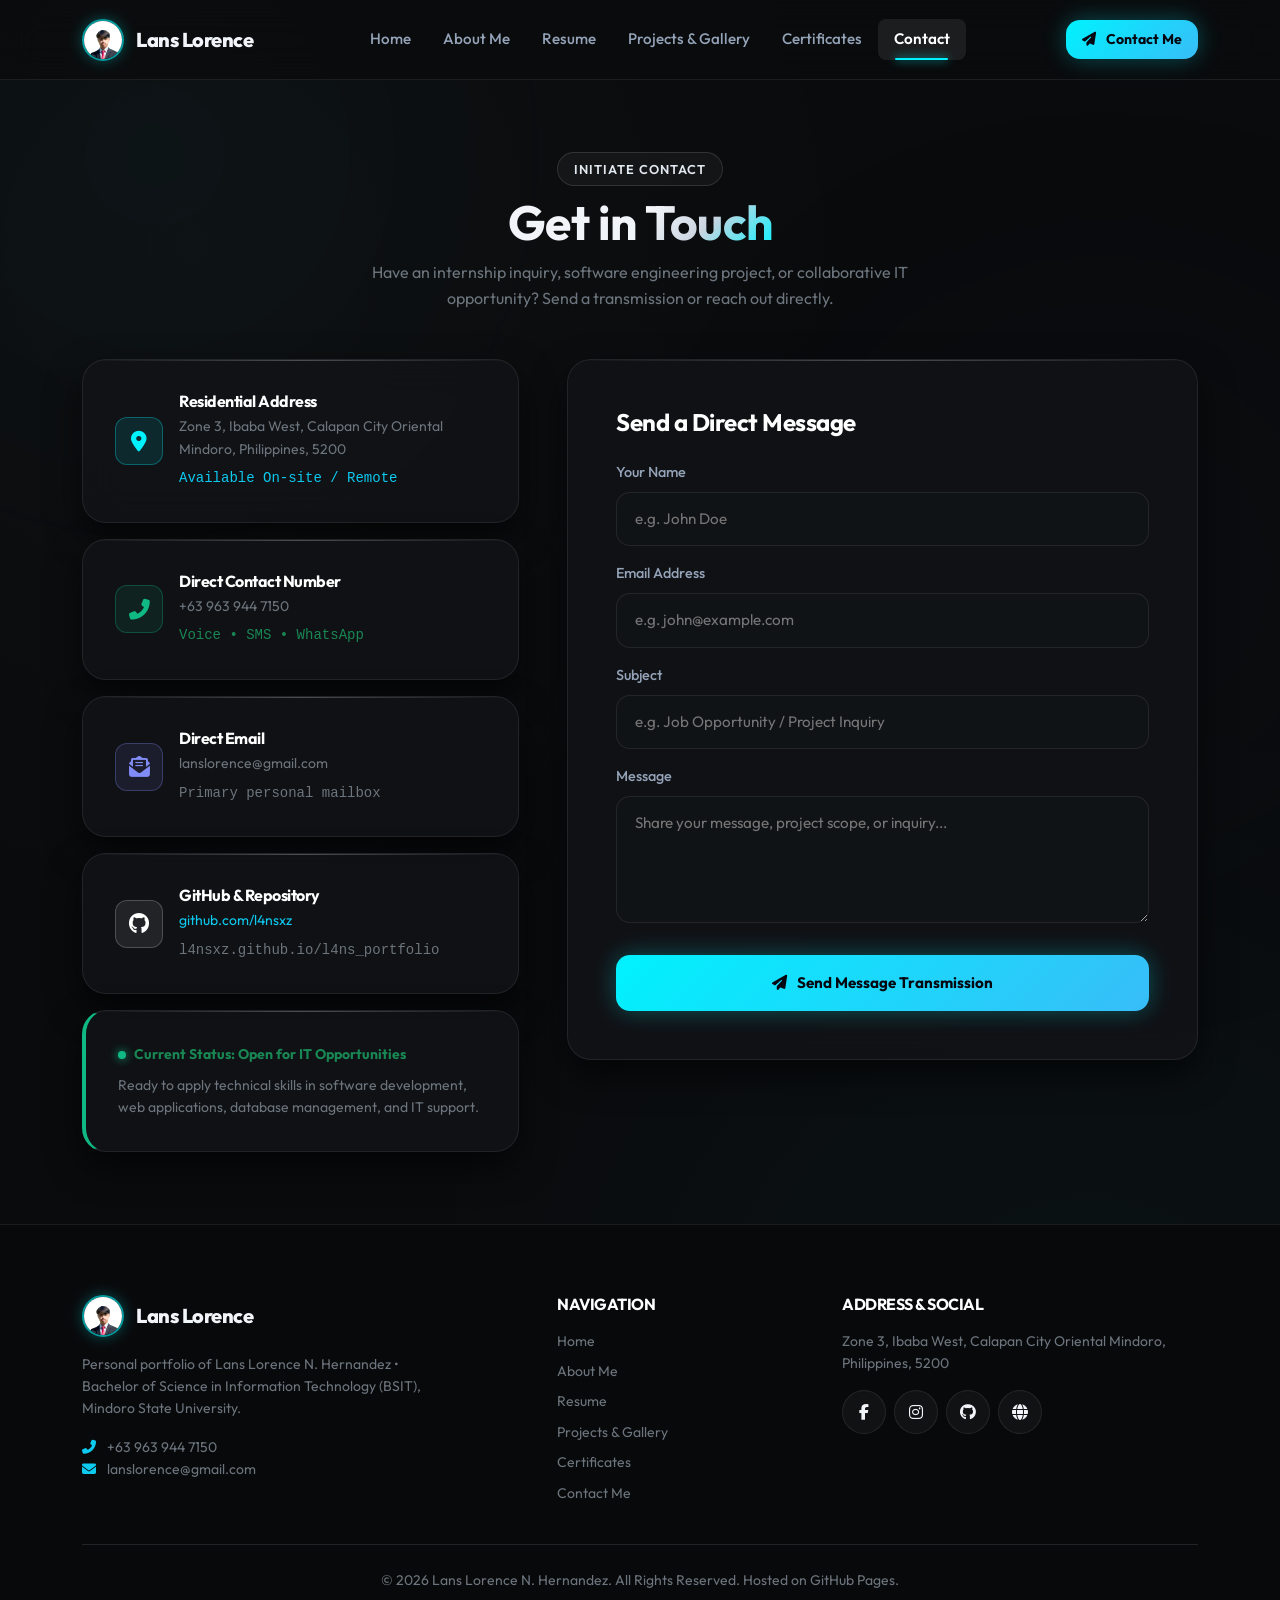
<file: contact.html>
<!DOCTYPE html>
<html lang="en">
<head>
  <meta charset="UTF-8">
  <meta name="viewport" content="width=device-width, initial-scale=1.0">
  <title>Contact Me | Lans Lorence N. Hernandez</title>
  <link rel="icon" type="image/png" href="images/favicon.png">
  <link rel="apple-touch-icon" href="images/favicon.png">
  <meta name="description" content="Get in touch with Lans Lorence N. Hernandez - BSIT Student at Mindoro State University, Java NCIII Certified Developer based in Calapan City, Oriental Mindoro.">
  
  <!-- Google Fonts -->
  <link rel="preconnect" href="https://fonts.googleapis.com">
  <link rel="preconnect" href="https://fonts.gstatic.com" crossorigin>
  <link href="https://fonts.googleapis.com/css2?family=JetBrains+Mono:wght@400;600;700&family=Outfit:wght@300;400;500;600;700;800&display=swap" rel="stylesheet">
  
  <!-- FontAwesome Icons -->
  <link rel="stylesheet" href="https://cdnjs.cloudflare.com/ajax/libs/font-awesome/6.5.1/css/all.min.css">
  
  <!-- Bootstrap 5.3 CSS -->
  <link href="https://cdn.jsdelivr.net/npm/bootstrap@5.3.3/dist/css/bootstrap.min.css" rel="stylesheet">
  
  <!-- Custom Grey-Black Dark Stylesheet -->
  <link rel="stylesheet" href="styles.css">
</head>
<body>

  <!-- Background Ambient Glows -->
  <div class="ambient-glow ambient-glow-1"></div>
  <div class="ambient-glow ambient-glow-2"></div>

  <!-- Navigation Bar with Bootstrap Support -->
  <nav class="navbar navbar-expand-lg" id="navbar">
    <div class="container">
      <a href="index.html" class="nav-brand">
        <img src="images/profile_lans.png" alt="Lans Lorence" class="nav-brand-avatar profile-portrait-img" style="width:36px;height:36px;border-radius:50%;object-fit:cover;border:2px solid rgba(0,242,254,0.5);">
        <span>Lans Lorence</span>
      </a>

      <button class="navbar-toggler border-0 text-white" type="button" data-bs-toggle="collapse" data-bs-target="#portfolioNav" aria-controls="portfolioNav" aria-expanded="false" aria-label="Toggle navigation">
        <i class="fas fa-bars-staggered" style="font-size: 1.5rem; color: #fff;"></i>
      </button>

      <div class="collapse navbar-collapse" id="portfolioNav">
        <ul class="navbar-nav mx-auto mb-2 mb-lg-0">
          <li class="nav-item"><a href="index.html" class="nav-link">Home</a></li>
          <li class="nav-item"><a href="about.html" class="nav-link">About Me</a></li>
          <li class="nav-item"><a href="resume.html" class="nav-link">Resume</a></li>
          <li class="nav-item"><a href="gallery.html" class="nav-link">Projects & Gallery</a></li>
          <li class="nav-item"><a href="certificates.html" class="nav-link">Certificates</a></li>
          <li class="nav-item"><a href="contact.html" class="nav-link active">Contact</a></li>
        </ul>

        <div class="d-flex align-items-center gap-2">
          <a href="contact.html" class="btn-cyber-primary py-2 px-3" style="font-size: 0.88rem;">
            <i class="fas fa-paper-plane"></i> Contact Me
          </a>
        </div>
      </div>
    </div>
  </nav>

  <!-- Main Content -->
  <main style="padding-top: var(--nav-height);">
    <section class="py-5">
      <div class="container py-4">
        
        <!-- Section Header -->
        <div class="text-center mb-5 reveal">
          <span class="badge-custom mb-2">Initiate Contact</span>
          <h1 class="display-5 fw-bold">Get in <span class="gradient-text">Touch</span></h1>
          <p class="text-secondary mx-auto" style="max-width: 600px;">
            Have an internship inquiry, software engineering project, or collaborative IT opportunity? Send a transmission or reach out directly.
          </p>
        </div>

        <div class="row g-5">
          <!-- Left Column: Contact Cards -->
          <div class="col-lg-5 reveal">
            <div class="d-flex flex-column gap-3">
              
              <!-- Location Card -->
              <div class="glass-card d-flex align-items-center gap-3">
                <div style="width: 48px; height: 48px; border-radius: 12px; background: rgba(0, 242, 254, 0.1); border: 1px solid rgba(0, 242, 254, 0.3); color: var(--accent-cyan); display: flex; align-items: center; justify-content: center; font-size: 1.3rem; flex-shrink: 0;">
                  <i class="fas fa-map-marker-alt"></i>
                </div>
                <div>
                  <h4 class="h6 fw-bold text-white mb-1">Residential Address</h4>
                  <p class="text-secondary small mb-1">Zone 3, Ibaba West, Calapan City Oriental Mindoro, Philippines, 5200</p>
                  <span class="text-info small font-monospace">Available On-site / Remote</span>
                </div>
              </div>

              <!-- Direct Mobile -->
              <div class="glass-card d-flex align-items-center gap-3">
                <div style="width: 48px; height: 48px; border-radius: 12px; background: rgba(16, 185, 129, 0.1); border: 1px solid rgba(16, 185, 129, 0.3); color: #10b981; display: flex; align-items: center; justify-content: center; font-size: 1.3rem; flex-shrink: 0;">
                  <i class="fas fa-phone-alt"></i>
                </div>
                <div>
                  <h4 class="h6 fw-bold text-white mb-1">Direct Contact Number</h4>
                  <p class="text-secondary small mb-1">
                    <a href="tel:+639639447150" class="text-secondary text-decoration-none">+63 963 944 7150</a>
                  </p>
                  <span class="text-success small font-monospace">Voice &bull; SMS &bull; WhatsApp</span>
                </div>
              </div>

              <!-- Email Card -->
              <div class="glass-card d-flex align-items-center gap-3">
                <div style="width: 48px; height: 48px; border-radius: 12px; background: rgba(129, 140, 248, 0.1); border: 1px solid rgba(129, 140, 248, 0.3); color: var(--accent-purple); display: flex; align-items: center; justify-content: center; font-size: 1.3rem; flex-shrink: 0;">
                  <i class="fas fa-envelope-open-text"></i>
                </div>
                <div>
                  <h4 class="h6 fw-bold text-white mb-1">Direct Email</h4>
                  <p class="text-secondary small mb-1">
                    <a href="mailto:lanslorence@gmail.com" class="text-secondary text-decoration-none">lanslorence@gmail.com</a>
                  </p>
                  <span class="text-secondary small font-monospace">Primary personal mailbox</span>
                </div>
              </div>

              <!-- GitHub & Portfolio -->
              <div class="glass-card d-flex align-items-center gap-3">
                <div style="width: 48px; height: 48px; border-radius: 12px; background: rgba(255, 255, 255, 0.08); border: 1px solid rgba(255, 255, 255, 0.2); color: #fff; display: flex; align-items: center; justify-content: center; font-size: 1.3rem; flex-shrink: 0;">
                  <i class="fab fa-github"></i>
                </div>
                <div>
                  <h4 class="h6 fw-bold text-white mb-1">GitHub & Repository</h4>
                  <p class="text-secondary small mb-1">
                    <a href="https://github.com/l4nszxc" target="_blank" rel="noopener noreferrer" class="text-info text-decoration-none">github.com/l4nsxz</a>
                  </p>
                  <span class="text-secondary small font-monospace">l4nsxz.github.io/l4ns_portfolio</span>
                </div>
              </div>

              <!-- Live Status Pill Box -->
              <div class="glass-card" style="border-left: 4px solid #10b981;">
                <div class="d-flex align-items-center gap-2 mb-2">
                  <span class="badge-pulse"></span>
                  <strong class="text-success small">Current Status: Open for IT Opportunities</strong>
                </div>
                <p class="text-secondary small mb-0">
                  Ready to apply technical skills in software development, web applications, database management, and IT support.
                </p>
              </div>

            </div>
          </div>

          <!-- Right Column: Form -->
          <div class="col-lg-7 reveal">
            <div class="glass-card p-4 p-md-5">
              <h3 class="h4 fw-bold text-white mb-4">Send a Direct Message</h3>

              <!-- Feedback message -->
              <div id="form-feedback" class="form-feedback"></div>

              <form id="portfolio-contact-form" novalidate>
                <div class="mb-3">
                  <label class="form-label" for="name">Your Name</label>
                  <input type="text" id="name" class="form-control-cyber" placeholder="e.g. John Doe" required>
                </div>

                <div class="mb-3">
                  <label class="form-label" for="email">Email Address</label>
                  <input type="email" id="email" class="form-control-cyber" placeholder="e.g. john@example.com" required>
                </div>

                <div class="mb-3">
                  <label class="form-label" for="subject">Subject</label>
                  <input type="text" id="subject" class="form-control-cyber" placeholder="e.g. Job Opportunity / Project Inquiry" required>
                </div>

                <div class="mb-4">
                  <label class="form-label" for="message">Message</label>
                  <textarea id="message" class="form-control-cyber" rows="4" placeholder="Share your message, project scope, or inquiry..." required></textarea>
                </div>

                <button type="submit" class="btn-cyber-primary w-100 py-3">
                  <i class="fas fa-paper-plane"></i> Send Message Transmission
                </button>
              </form>
            </div>
          </div>
        </div>

      </div>
    </section>
  </main>

  <!-- Global Footer -->
  <footer class="footer">
    <div class="container">
      <div class="row g-4 mb-4">
        <div class="col-lg-5">
          <a href="index.html" class="nav-brand mb-3">
            <img src="images/profile_lans.png" alt="Lans Lorence" class="nav-brand-avatar profile-portrait-img" style="width:36px;height:36px;border-radius:50%;object-fit:cover;border:2px solid rgba(0,242,254,0.5);">
            <span>Lans Lorence</span>
          </a>
          <p class="text-secondary small" style="max-width: 360px;">
            Personal portfolio of Lans Lorence N. Hernandez &bull; Bachelor of Science in Information Technology (BSIT), Mindoro State University.
          </p>
          <p class="text-secondary small mb-0">
            <i class="fas fa-phone-alt me-2 text-info"></i> +63 963 944 7150<br>
            <i class="fas fa-envelope me-2 text-info"></i> lanslorence@gmail.com
          </p>
        </div>

        <div class="col-lg-3 col-6">
          <h4 class="h6 text-white text-uppercase fw-bold mb-3">Navigation</h4>
          <ul class="list-unstyled d-flex flex-column gap-2 small">
            <li><a href="index.html" class="text-secondary text-decoration-none">Home</a></li>
            <li><a href="about.html" class="text-secondary text-decoration-none">About Me</a></li>
            <li><a href="resume.html" class="text-secondary text-decoration-none">Resume</a></li>
            <li><a href="gallery.html" class="text-secondary text-decoration-none">Projects & Gallery</a></li>
            <li><a href="certificates.html" class="text-secondary text-decoration-none">Certificates</a></li>
            <li><a href="contact.html" class="text-secondary text-decoration-none">Contact Me</a></li>
          </ul>
        </div>

        <div class="col-lg-4 col-6">
          <h4 class="h6 text-white text-uppercase fw-bold mb-3">Address & Social</h4>
          <p class="text-secondary small mb-3">
            Zone 3, Ibaba West, Calapan City Oriental Mindoro, Philippines, 5200
          </p>
          <div class="d-flex flex-wrap gap-2">
            <a href="https://www.facebook.com/lanslorence.hernandez.12/" target="_blank" rel="noopener noreferrer" class="footer-social-btn" title="Facebook">
              <i class="fab fa-facebook-f"></i>
            </a>
            <a href="https://www.instagram.com/_egoistl4nszxc/" target="_blank" rel="noopener noreferrer" class="footer-social-btn" title="Instagram">
              <i class="fab fa-instagram"></i>
            </a>
            <a href="https://github.com/l4nszxc" target="_blank" rel="noopener noreferrer" class="footer-social-btn" title="GitHub">
              <i class="fab fa-github"></i>
            </a>
            <a href="https://l4nsxz.github.io/l4ns_portfolio" target="_blank" rel="noopener noreferrer" class="footer-social-btn" title="Portfolio">
              <i class="fas fa-globe"></i>
            </a>
          </div>
        </div>
      </div>

      <div class="border-top border-secondary border-opacity-25 pt-4 text-center">
        <p class="text-secondary small mb-0">&copy; 2026 Lans Lorence N. Hernandez. All Rights Reserved. Hosted on GitHub Pages.</p>
      </div>
    </div>
  </footer>

  <!-- Bootstrap 5.3 Bundle JS -->
  <script src="https://cdn.jsdelivr.net/npm/bootstrap@5.3.3/dist/js/bootstrap.bundle.min.js"></script>
  <!-- Main Portfolio Logic -->
  <script src="script.js"></script>
</body>
</html>
</file>
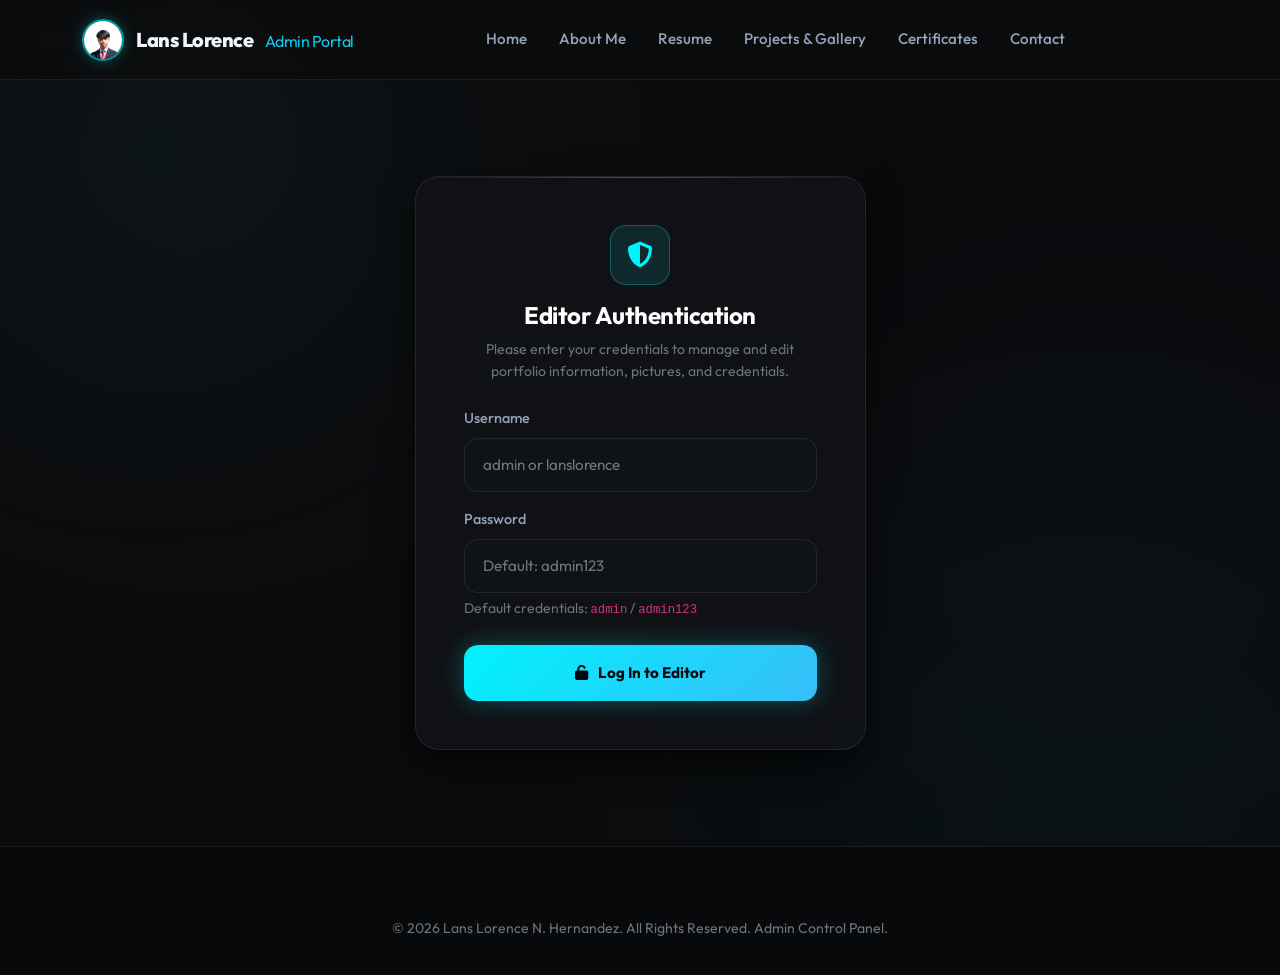
<file: login.html>
<!DOCTYPE html>
<html lang="en">
<head>
  <meta charset="UTF-8">
  <meta name="viewport" content="width=device-width, initial-scale=1.0">
  <title>Admin Dashboard & Info Editor | Lans Lorence N. Hernandez</title>
  <link rel="icon" type="image/png" href="images/favicon.png">
  <link rel="apple-touch-icon" href="images/favicon.png">
  <meta name="description" content="Secure administrative panel to manage and edit portfolio information, profile photo, bio, skills, education, experience, and certificates in LocalStorage.">
  
  <!-- Google Fonts -->
  <link rel="preconnect" href="https://fonts.googleapis.com">
  <link rel="preconnect" href="https://fonts.gstatic.com" crossorigin>
  <link href="https://fonts.googleapis.com/css2?family=JetBrains+Mono:wght@400;600;700&family=Outfit:wght@300;400;500;600;700;800&display=swap" rel="stylesheet">
  
  <!-- FontAwesome Icons -->
  <link rel="stylesheet" href="https://cdnjs.cloudflare.com/ajax/libs/font-awesome/6.5.1/css/all.min.css">
  
  <!-- Bootstrap 5.3 CSS -->
  <link href="https://cdn.jsdelivr.net/npm/bootstrap@5.3.3/dist/css/bootstrap.min.css" rel="stylesheet">
  
  <!-- Custom Stylesheet -->
  <link rel="stylesheet" href="styles.css">
</head>
<body>

  <!-- Ambient Glows -->
  <div class="ambient-glow ambient-glow-1"></div>
  <div class="ambient-glow ambient-glow-2"></div>

  <!-- Navigation Bar -->
  <nav class="navbar navbar-expand-lg" id="navbar">
    <div class="container">
      <a href="index.html" class="nav-brand">
        <img src="images/profile_lans.png" alt="Lans Lorence" class="nav-brand-avatar profile-portrait-img" style="width:36px;height:36px;border-radius:50%;object-fit:cover;border:2px solid rgba(0,242,254,0.5);">
        <span>Lans Lorence <small class="text-info fs-6 fw-normal ms-2">Admin Portal</small></span>
      </a>

      <button class="navbar-toggler border-0 text-white" type="button" data-bs-toggle="collapse" data-bs-target="#portfolioNav" aria-controls="portfolioNav" aria-expanded="false" aria-label="Toggle navigation">
        <i class="fas fa-bars-staggered" style="font-size: 1.5rem; color: #fff;"></i>
      </button>

      <div class="collapse navbar-collapse" id="portfolioNav">
        <ul class="navbar-nav mx-auto mb-2 mb-lg-0">
          <li class="nav-item"><a href="index.html" class="nav-link">Home</a></li>
          <li class="nav-item"><a href="about.html" class="nav-link">About Me</a></li>
          <li class="nav-item"><a href="resume.html" class="nav-link">Resume</a></li>
          <li class="nav-item"><a href="gallery.html" class="nav-link">Projects & Gallery</a></li>
          <li class="nav-item"><a href="certificates.html" class="nav-link">Certificates</a></li>
          <li class="nav-item"><a href="contact.html" class="nav-link">Contact</a></li>
        </ul>

        <div class="d-flex align-items-center gap-3">
          <button id="logout-btn" class="btn-cyber-secondary py-2 px-3 small" style="display: none;">
            <i class="fas fa-sign-out-alt"></i> Logout
          </button>
        </div>
      </div>
    </div>
  </nav>

  <!-- Main View Container -->
  <main style="padding-top: var(--nav-height); min-height: 80vh;">
    <div class="container py-5">
      
      <!-- STATE 1: Login Form (Visible if not authenticated) -->
      <section id="admin-login-section" class="py-5">
        <div class="row justify-content-center">
          <div class="col-md-6 col-lg-5">
            <div class="glass-card text-center p-4 p-md-5">
              <div class="mx-auto mb-3" style="width: 60px; height: 60px; border-radius: 16px; background: rgba(0, 242, 254, 0.1); border: 1px solid rgba(0, 242, 254, 0.3); display: flex; align-items: center; justify-content: center; font-size: 1.6rem; color: var(--accent-cyan);">
                <i class="fas fa-shield-alt"></i>
              </div>
              <h2 class="h4 fw-bold text-white mb-2">Editor Authentication</h2>
              <p class="text-secondary small mb-4">
                Please enter your credentials to manage and edit portfolio information, pictures, and credentials.
              </p>

              <div id="login-alert" class="alert alert-danger text-start small mb-3" style="display: none;"></div>

              <form id="admin-login-form">
                <div class="mb-3 text-start">
                  <label class="form-label" for="login-username">Username</label>
                  <input type="text" id="login-username" class="form-control-cyber" placeholder="admin or lanslorence" required>
                </div>
                <div class="mb-4 text-start">
                  <label class="form-label" for="login-password">Password</label>
                  <input type="password" id="login-password" class="form-control-cyber" placeholder="Default: admin123" required>
                  <small class="text-secondary d-block mt-1">Default credentials: <code>admin</code> / <code>admin123</code></small>
                </div>

                <button type="submit" class="btn-cyber-primary w-100 py-3">
                  <i class="fas fa-unlock"></i> Log In to Editor
                </button>
              </form>
            </div>
          </div>
        </div>
      </section>

      <!-- STATE 2: Full Information Editor (Visible when authenticated) -->
      <section id="admin-editor-section" style="display: none;">
        
        <!-- Header Banner -->
        <div class="d-flex flex-wrap justify-content-between align-items-center mb-4 pb-3 border-bottom border-secondary border-opacity-25">
          <div>
            <span class="badge-custom mb-2">LocalStorage Control Center</span>
            <h1 class="h3 fw-bold text-white mb-0">Portfolio Information <span class="gradient-text">Editor</span></h1>
          </div>
          <div class="d-flex gap-2 mt-3 mt-md-0">
            <button id="save-all-info-btn" class="btn-cyber-primary">
              <i class="fas fa-save"></i> Save All Changes
            </button>
            <button id="reset-all-info-btn" class="btn-cyber-secondary" title="Restore factory defaults">
              <i class="fas fa-undo"></i> Reset to Defaults
            </button>
          </div>
        </div>

        <div id="editor-alert" class="alert alert-success text-start small mb-4" style="display: none;"></div>

        <div class="row g-4">
          <!-- Left Column: Picture Management -->
          <div class="col-lg-4">
            <div class="glass-card mb-4 text-center">
              <h3 class="h6 fw-bold text-white text-uppercase tracking-wider mb-3">Profile Picture</h3>
              
              <div class="mb-3 mx-auto position-relative" style="width: 200px; height: 250px; border-radius: 16px; overflow: hidden; border: 2px solid var(--glass-border-light); background: #000;">
                <img id="edit-preview-profile" src="images/profile_lans.png" alt="Profile Preview" style="width: 100%; height: 100%; object-fit: cover;">
              </div>

              <div class="d-flex flex-column gap-2 mb-3">
                <label class="btn-cyber-primary py-2 px-3 small w-100 mb-0" style="cursor: pointer;">
                  <i class="fas fa-upload me-1"></i> Upload New Picture
                  <input type="file" id="edit-profile-file" accept="image/*" style="display: none;">
                </label>
                <button type="button" id="remove-profile-pic-btn" class="btn-cyber-secondary py-2 px-3 small text-danger w-100">
                  <i class="fas fa-trash me-1"></i> Remove Picture
                </button>
              </div>
              <small class="text-secondary d-block">Saved into browser LocalStorage as Base64 DataURL.</small>
            </div>

            <!-- Quick Password Changer -->
            <div class="glass-card">
              <h3 class="h6 fw-bold text-white text-uppercase tracking-wider mb-3">Security & Password</h3>
              <form id="change-pass-form">
                <div class="mb-2">
                  <label class="form-label" for="new-admin-password">Change Password</label>
                  <input type="password" id="new-admin-password" class="form-control-cyber" placeholder="Enter new password">
                </div>
                <button type="submit" class="btn-cyber-secondary py-2 px-3 small w-100">
                  Update Password
                </button>
              </form>
            </div>
          </div>

          <!-- Right Column: Personal & Academic Info Form -->
          <div class="col-lg-8">
            <div class="glass-card mb-4">
              <h3 class="h5 fw-bold text-white mb-4"><i class="fas fa-user-edit text-info me-2"></i> Personal Details & Bio</h3>
              
              <div class="row g-3">
                <div class="col-md-6">
                  <label class="form-label" for="edit-name">Full Name</label>
                  <input type="text" id="edit-name" class="form-control-cyber" value="Lans Lorence N. Hernandez">
                </div>
                <div class="col-md-6">
                  <label class="form-label" for="edit-phone">Phone Number</label>
                  <input type="text" id="edit-phone" class="form-control-cyber" value="+63 963 944 7150">
                </div>
                <div class="col-md-6">
                  <label class="form-label" for="edit-email">Email Address</label>
                  <input type="email" id="edit-email" class="form-control-cyber" value="lanslorence@gmail.com">
                </div>
                <div class="col-md-6">
                  <label class="form-label" for="edit-location">Residential Address</label>
                  <input type="text" id="edit-location" class="form-control-cyber" value="Zone 3, Ibaba West, Calapan City Oriental Mindoro, Philippines, 5200">
                </div>
                <div class="col-12">
                  <label class="form-label" for="edit-objective">Career Objective</label>
                  <textarea id="edit-objective" class="form-control-cyber" rows="3">Motivated Information Technology graduate with a strong foundational knowledge of core IT principles and a passion for emerging technologies. Fast learner and proactive problem-solver dedicated to continuously acquiring new skills, adapting to modern tools, and delivering high-quality solutions to support organizational goals.</textarea>
                </div>
              </div>
            </div>

            <!-- Education & Experience Info -->
            <div class="glass-card mb-4">
              <h3 class="h5 fw-bold text-white mb-4"><i class="fas fa-graduation-cap text-warning me-2"></i> Education & Experience</h3>
              
              <div class="row g-3">
                <div class="col-md-6">
                  <label class="form-label" for="edit-tertiary-school">University / College</label>
                  <input type="text" id="edit-tertiary-school" class="form-control-cyber" value="Mindoro State University � Calapan City, Oriental Mindoro">
                </div>
                <div class="col-md-6">
                  <label class="form-label" for="edit-tertiary-degree">Degree & Year</label>
                  <input type="text" id="edit-tertiary-degree" class="form-control-cyber" value="Bachelor of Science in Information Technology (BSIT) (S.Y. 2022-2026)">
                </div>
                <div class="col-md-6">
                  <label class="form-label" for="edit-experience-company">OJT / Work Company</label>
                  <input type="text" id="edit-experience-company" class="form-control-cyber" value="Infinitech Advertising Corporation & Ollopa Company">
                </div>
                <div class="col-md-6">
                  <label class="form-label" for="edit-experience-role">Role & Dates</label>
                  <input type="text" id="edit-experience-role" class="form-control-cyber" value="Full-Stack Trainee & Social Media Specialist">
                </div>
                <div class="col-12">
                  <label class="form-label" for="edit-experience-desc">Experience Description</label>
                  <textarea id="edit-experience-desc" class="form-control-cyber" rows="2">Full-Stack Feature Engineering & Module Development for Abic-Realty with Laravel RESTful APIs & React.js; Social Media Marketing & Multi-Account Management; Game Design & UI/UX flow at Ollopa Company.</textarea>
                </div>
              </div>
            </div>

            <!-- Certificates Management List -->
            <div class="glass-card">
              <div class="d-flex justify-content-between align-items-center mb-3">
                <h3 class="h5 fw-bold text-white mb-0"><i class="fas fa-certificate text-danger me-2"></i> Manage Certificates</h3>
                <button type="button" id="admin-add-cert-btn" class="btn-cyber-primary py-2 px-3 small">
                  <i class="fas fa-plus"></i> Add Certificate
                </button>
              </div>

              <!-- List of certificates with delete/edit triggers -->
              <div id="admin-certs-list" class="d-flex flex-column gap-3">
                <!-- Dynamically populated -->
              </div>
            </div>

          </div>
        </div>

      </section>
    </div>
  </main>

  <!-- Modal: Add / Edit Certificate -->
  <div class="modal fade" id="certEditModal" tabindex="-1" aria-hidden="true">
    <div class="modal-dialog modal-dialog-centered">
      <div class="modal-content text-white" style="background: rgba(18, 20, 24, 0.95); border: 1px solid rgba(255, 255, 255, 0.15); backdrop-filter: blur(20px); border-radius: 20px;">
        <div class="modal-header border-0">
          <h5 class="modal-title fw-bold" id="certModalTitle">Add Certificate</h5>
          <button type="button" class="btn-close btn-close-white" data-bs-dismiss="modal" aria-label="Close"></button>
        </div>
        <div class="modal-body p-4">
          <form id="cert-editor-form">
            <input type="hidden" id="modal-cert-id">
            <div class="mb-3">
              <label class="form-label" for="modal-cert-title">Certificate Title</label>
              <input type="text" id="modal-cert-title" class="form-control-cyber" required>
            </div>
            <div class="mb-3">
              <label class="form-label" for="modal-cert-issuer">Issuing Body</label>
              <input type="text" id="modal-cert-issuer" class="form-control-cyber" required>
            </div>
            <div class="mb-3">
              <label class="form-label" for="modal-cert-date">Date Issued</label>
              <input type="text" id="modal-cert-date" class="form-control-cyber" required>
            </div>
            <div class="mb-3">
              <label class="form-label" for="modal-cert-desc">Summary Description</label>
              <textarea id="modal-cert-desc" class="form-control-cyber" rows="2" required></textarea>
            </div>
            <div class="mb-3">
              <label class="form-label" for="modal-cert-file">Upload Image</label>
              <input type="file" id="modal-cert-file" class="form-control-cyber" accept="image/*">
            </div>
            <div class="mb-3">
              <label class="form-label" for="modal-cert-url">Or Image URL</label>
              <input type="url" id="modal-cert-url" class="form-control-cyber">
            </div>

            <button type="submit" class="btn-cyber-primary w-100 py-3 mt-3">
              Save Certificate
            </button>
          </form>
        </div>
      </div>
    </div>
  </div>

  <!-- Global Footer -->
  <footer class="footer">
    <div class="container text-center">
      <p class="text-secondary small mb-0">&copy; 2026 Lans Lorence N. Hernandez. All Rights Reserved. Admin Control Panel.</p>
    </div>
  </footer>

  <!-- Bootstrap 5.3 Bundle JS -->
  <script src="https://cdn.jsdelivr.net/npm/bootstrap@5.3.3/dist/js/bootstrap.bundle.min.js"></script>
  <!-- Main Portfolio Logic with Auth Engine -->
  <script src="script.js"></script>
</body>
</html>
</file>
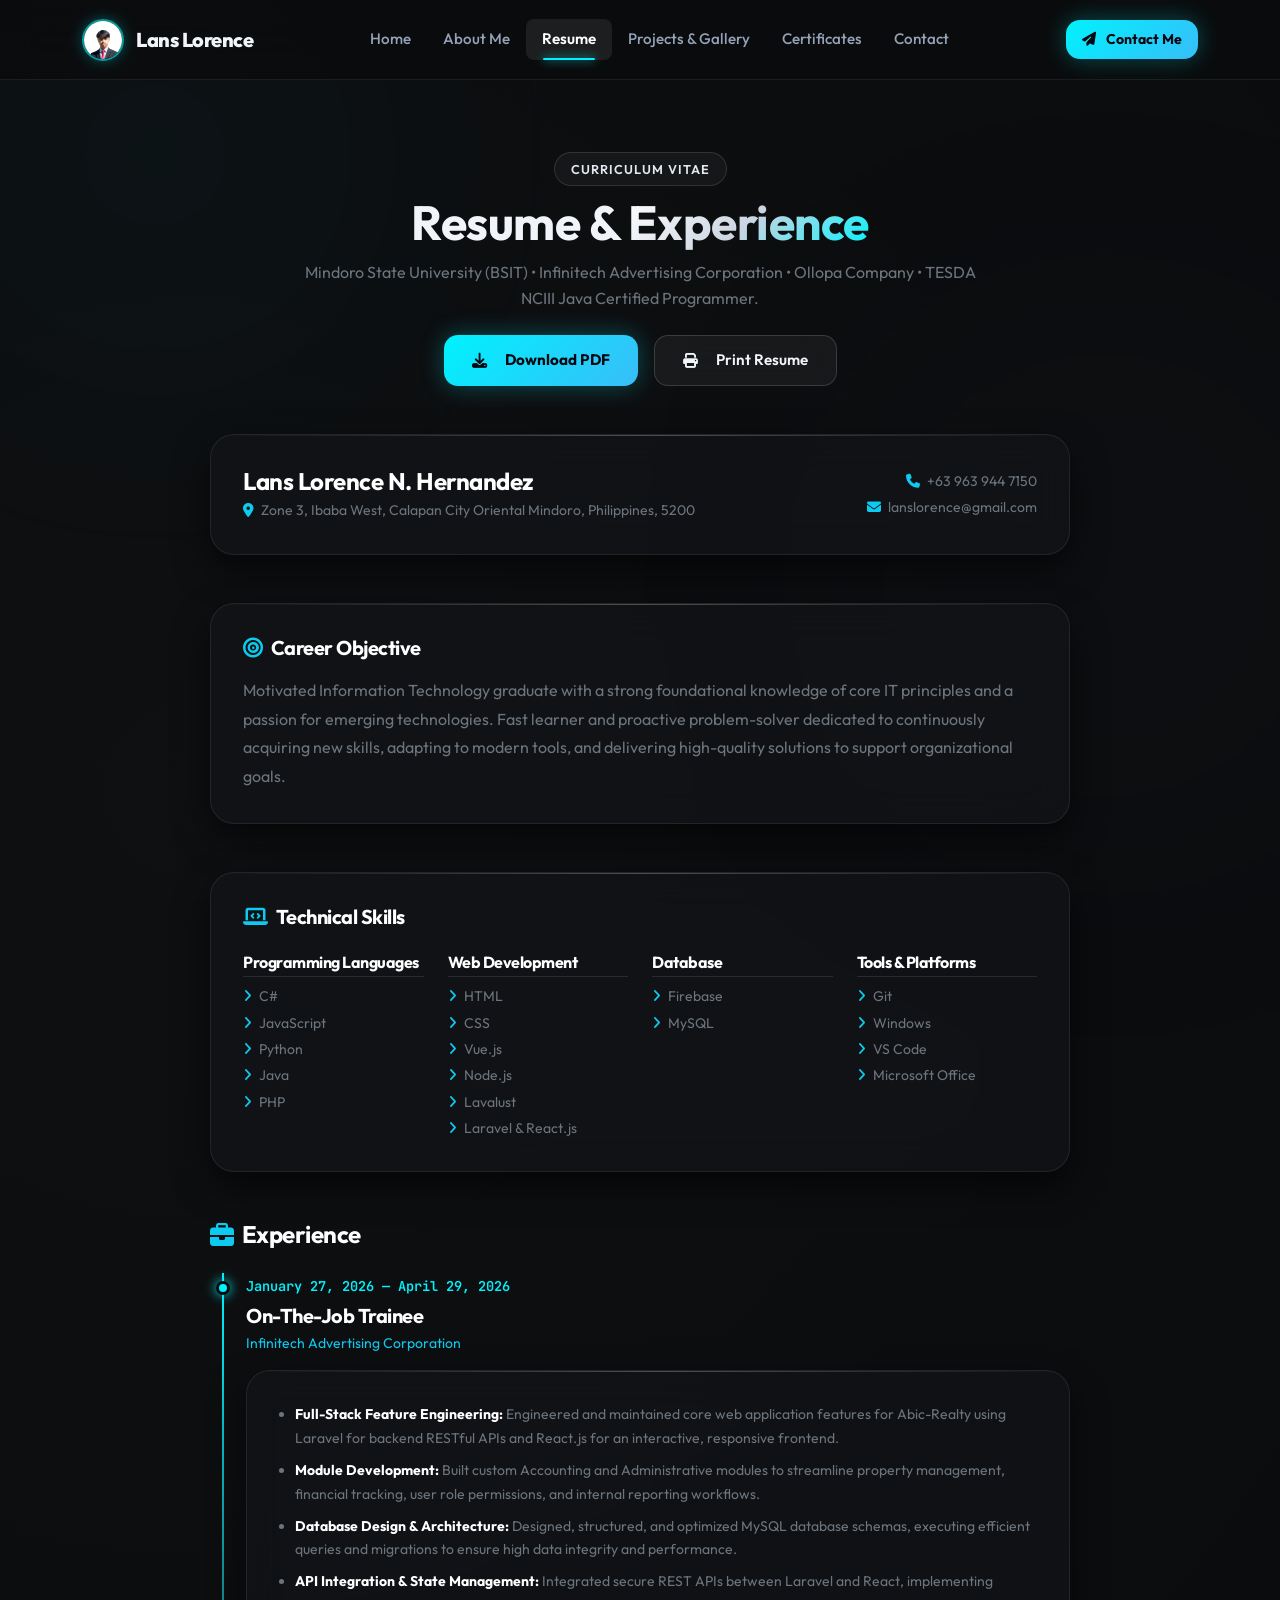
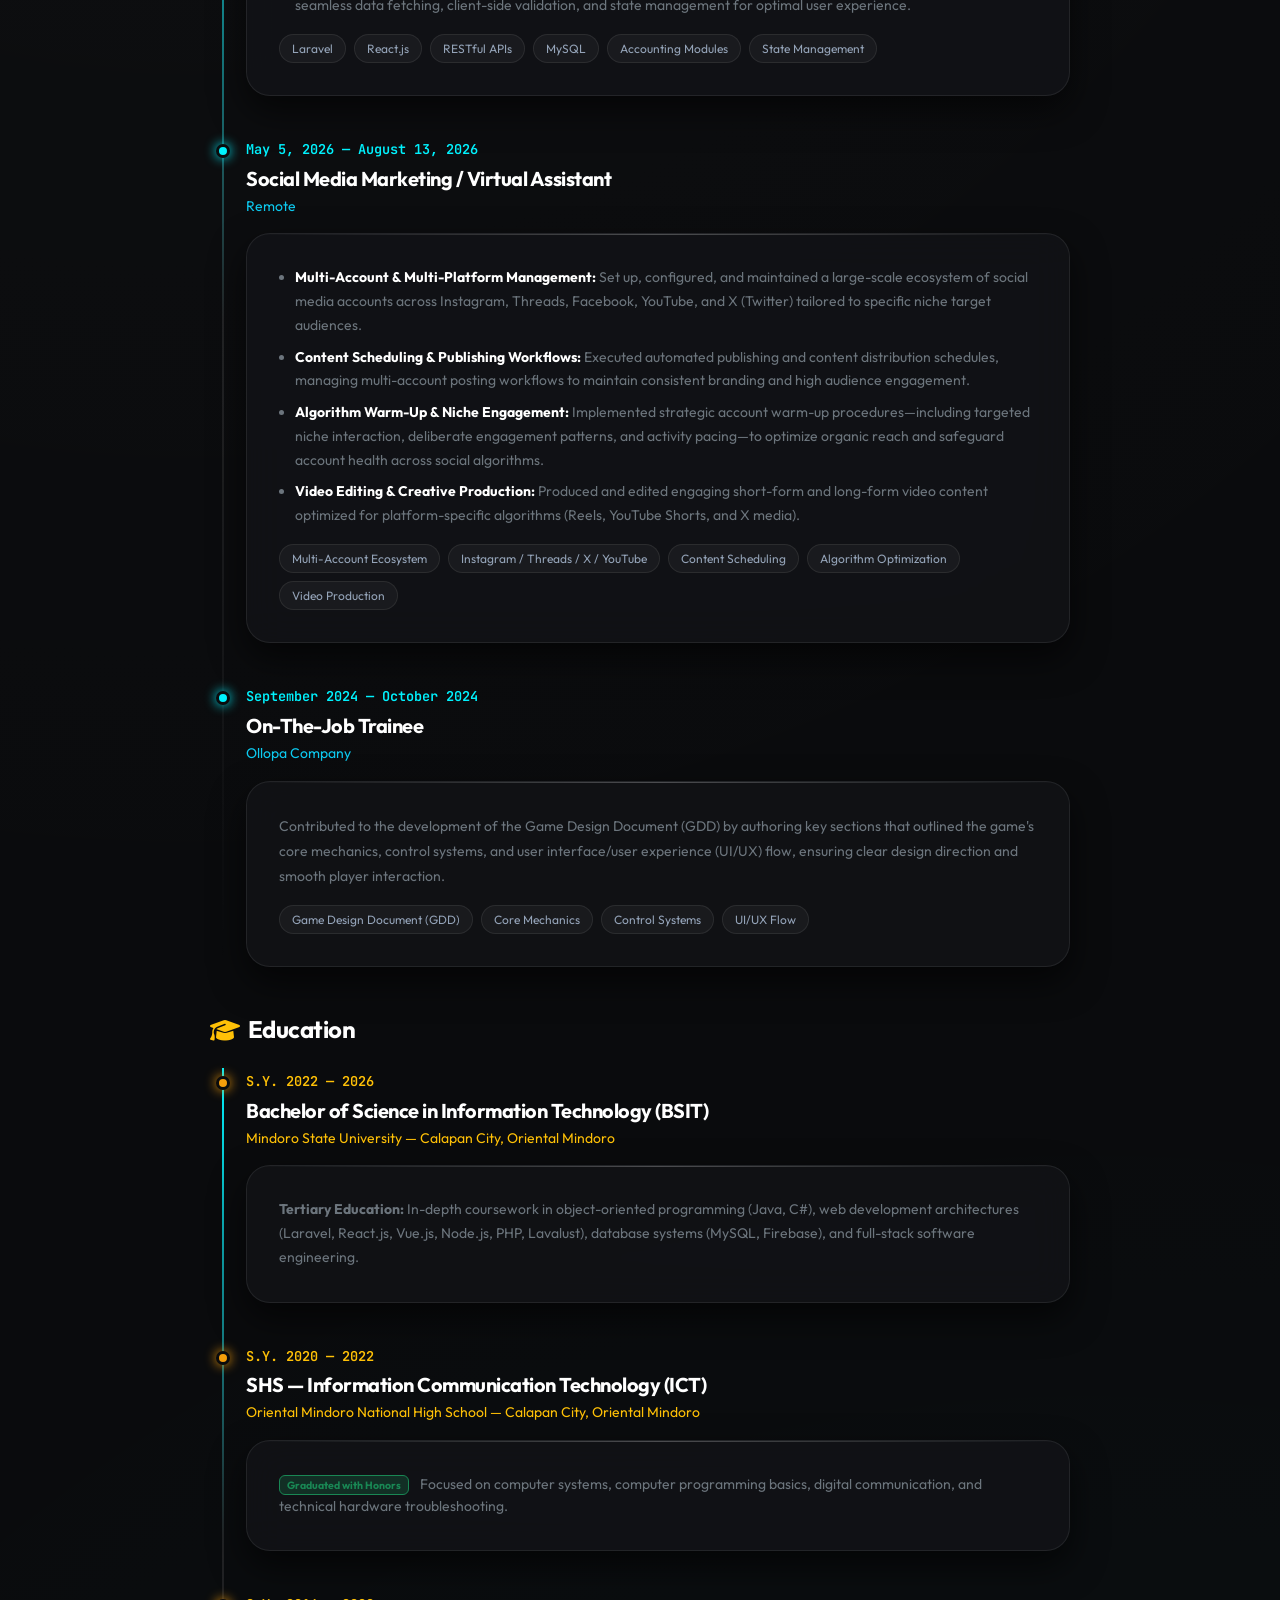
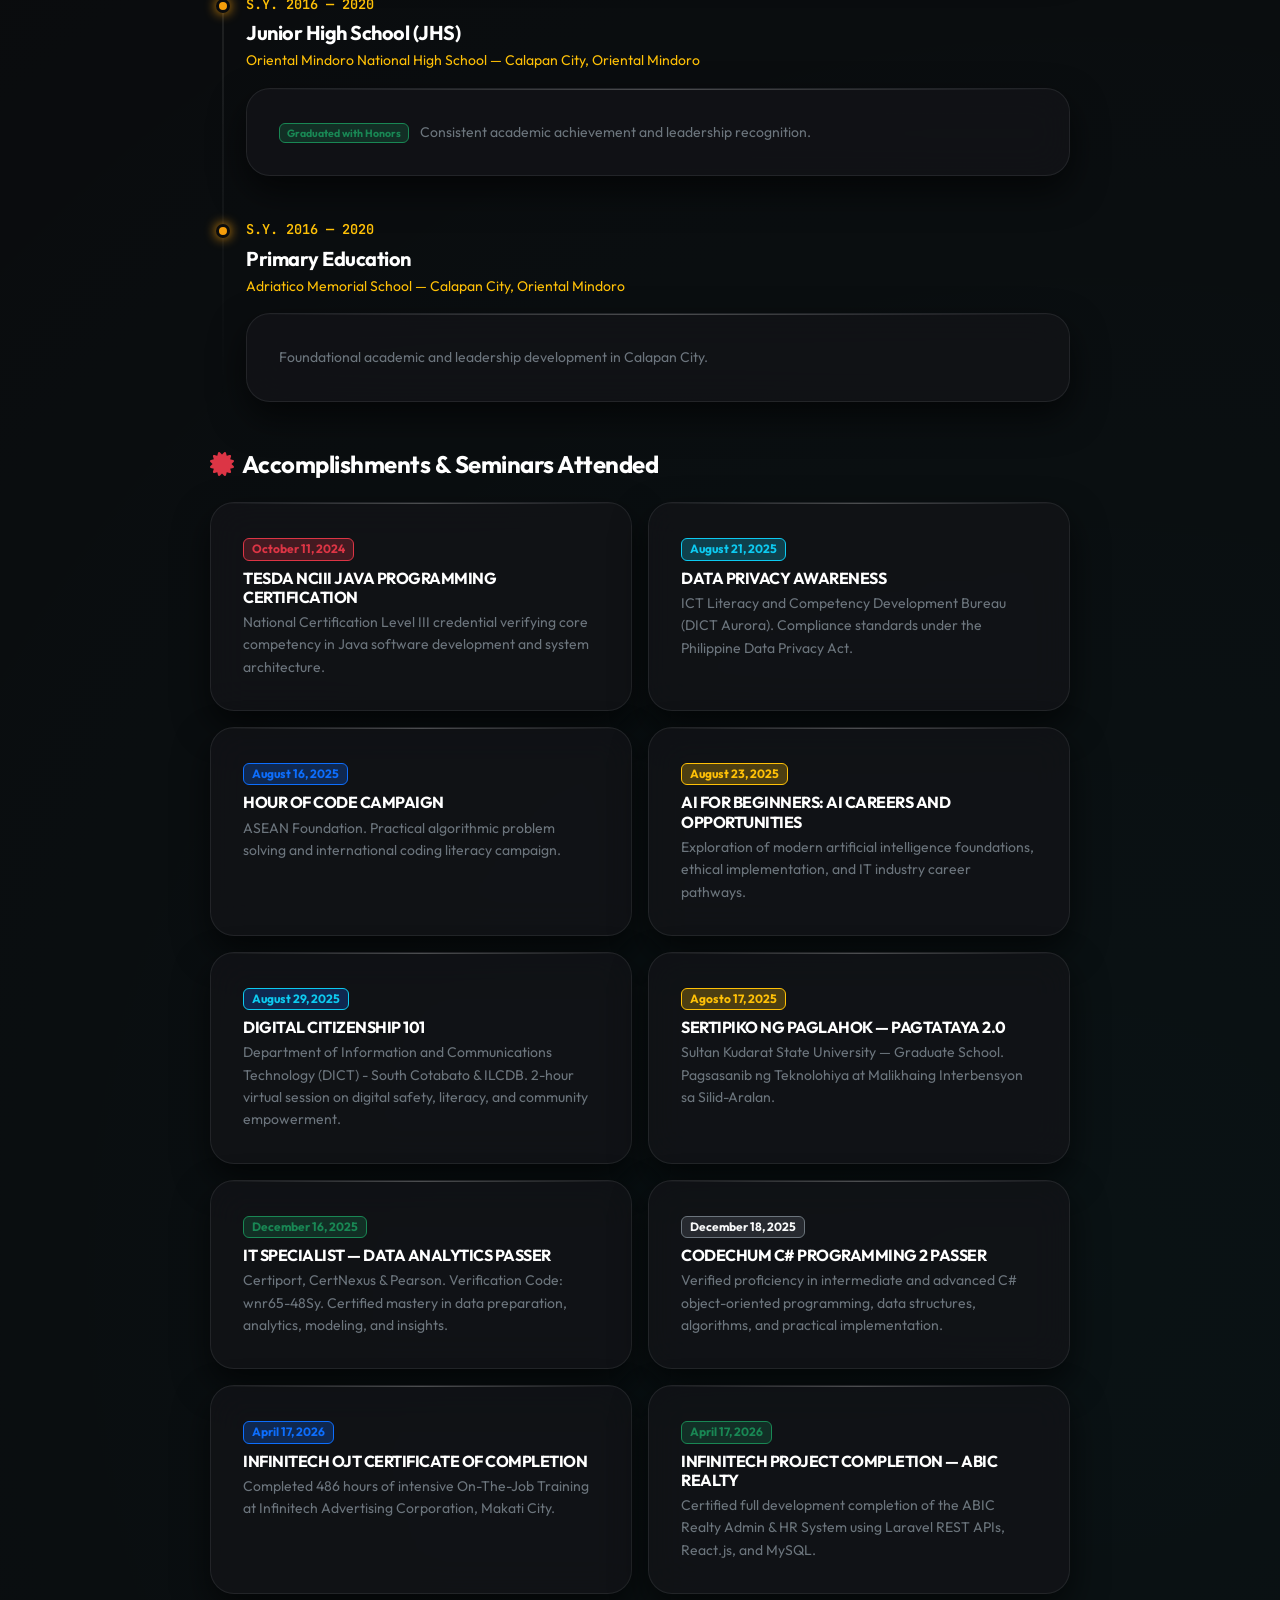
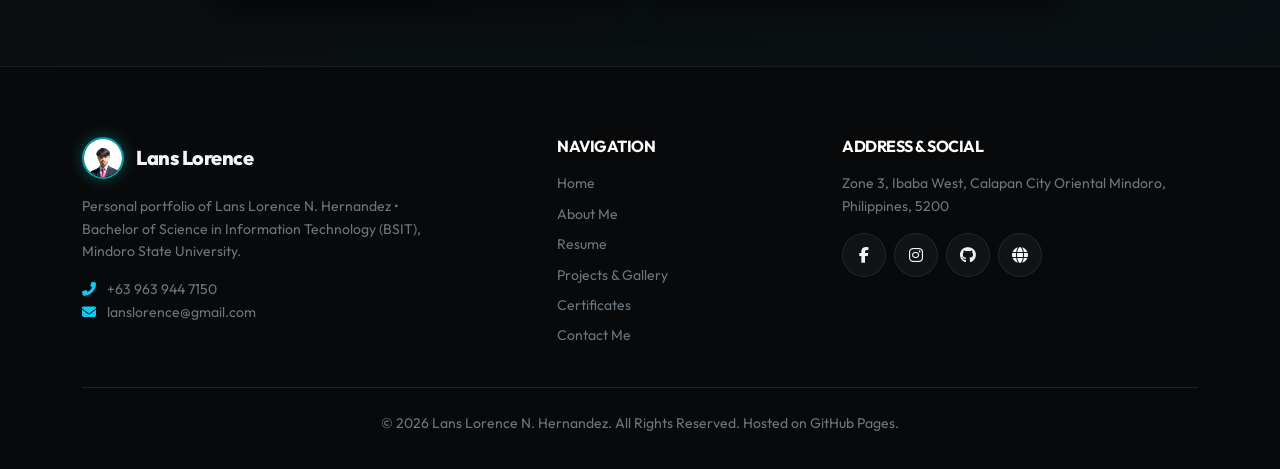
<file: resume.html>
<!DOCTYPE html>
<html lang="en">
<head>
  <meta charset="UTF-8">
  <meta name="viewport" content="width=device-width, initial-scale=1.0">
  <title>Resume & Experience | Lans Lorence N. Hernandez</title>
  <link rel="icon" type="image/png" href="images/favicon.png">
  <link rel="apple-touch-icon" href="images/favicon.png">
  <meta name="description" content="Official resume of Lans Lorence N. Hernandez - Mindoro State University BSIT, Ollopa Company OJT Trainee, TESDA NCIII Java Certified Developer.">
  
  <!-- Google Fonts -->
  <link rel="preconnect" href="https://fonts.googleapis.com">
  <link rel="preconnect" href="https://fonts.gstatic.com" crossorigin>
  <link href="https://fonts.googleapis.com/css2?family=JetBrains+Mono:wght@400;600;700&family=Outfit:wght@300;400;500;600;700;800&display=swap" rel="stylesheet">
  
  <!-- FontAwesome Icons -->
  <link rel="stylesheet" href="https://cdnjs.cloudflare.com/ajax/libs/font-awesome/6.5.1/css/all.min.css">
  
  <!-- Bootstrap 5.3 CSS -->
  <link href="https://cdn.jsdelivr.net/npm/bootstrap@5.3.3/dist/css/bootstrap.min.css" rel="stylesheet">
  
  <!-- Custom Grey-Black Dark Stylesheet -->
  <link rel="stylesheet" href="styles.css">
  <style>
    @media print {
      @page {
        margin: 12mm 15mm;
        size: auto;
      }
      *, *::before, *::after {
        background: transparent !important;
        box-shadow: none !important;
        text-shadow: none !important;
        -webkit-print-color-adjust: exact !important;
        print-color-adjust: exact !important;
      }
      body {
        background: #ffffff !important;
        color: #1e293b !important;
        font-size: 11pt !important;
        line-height: 1.5 !important;
      }
      main {
        padding-top: 0 !important;
      }
      .navbar, .footer, .ambient-glow, .badge-custom, .theme-toggle-btn,
      #download-resume-btn, a[download], .btn-cyber-primary, .btn-cyber-secondary {
        display: none !important;
      }
      .container {
        max-width: 100% !important;
        width: 100% !important;
        padding: 0 !important;
      }
      .glass-card {
        border: 1px solid #cbd5e1 !important;
        background: #f8fafc !important;
        color: #0f172a !important;
        box-shadow: none !important;
        backdrop-filter: none !important;
        -webkit-backdrop-filter: none !important;
        page-break-inside: avoid;
        break-inside: avoid;
        margin-bottom: 1.25rem !important;
        padding: 1.25rem !important;
      }
      .timeline {
        border-left: 2px solid #0284c7 !important;
        padding-left: 1.5rem !important;
      }
      .timeline::before {
        display: none !important;
      }
      .timeline-dot {
        background: #0284c7 !important;
        border: 2px solid #ffffff !important;
        box-shadow: none !important;
        left: -1.95rem !important;
      }
      .timeline-item {
        page-break-inside: avoid;
        break-inside: avoid;
        margin-bottom: 1.5rem !important;
      }
      .timeline-date {
        color: #0369a1 !important;
        font-weight: 700 !important;
      }
      h1, h2, h3, h4, h5, h6 {
        color: #0f172a !important;
        page-break-after: avoid;
        break-after: avoid;
      }
      .text-white {
        color: #0f172a !important;
      }
      .text-secondary {
        color: #475569 !important;
      }
      .text-info {
        color: #0284c7 !important;
      }
      .text-warning {
        color: #d97706 !important;
      }
      .gradient-text {
        -webkit-text-fill-color: initial !important;
        background: none !important;
        color: #0284c7 !important;
      }
      .tag-pill {
        border: 1px solid #94a3b8 !important;
        background: #f1f5f9 !important;
        color: #1e293b !important;
        font-weight: 600 !important;
      }
      .badge {
        border: 1px solid #64748b !important;
        color: #0f172a !important;
      }
      .reveal {
        opacity: 1 !important;
        transform: none !important;
      }
    }
  </style>
</head>
<body>

  <!-- Background Ambient Glows -->
  <div class="ambient-glow ambient-glow-1"></div>
  <div class="ambient-glow ambient-glow-2"></div>

  <!-- Navigation Bar with Bootstrap Support -->
  <nav class="navbar navbar-expand-lg" id="navbar">
    <div class="container">
      <a href="index.html" class="nav-brand">
        <img src="images/profile_lans.png" alt="Lans Lorence" class="nav-brand-avatar profile-portrait-img" style="width:36px;height:36px;border-radius:50%;object-fit:cover;border:2px solid rgba(0,242,254,0.5);">
        <span>Lans Lorence</span>
      </a>

      <button class="navbar-toggler border-0 text-white" type="button" data-bs-toggle="collapse" data-bs-target="#portfolioNav" aria-controls="portfolioNav" aria-expanded="false" aria-label="Toggle navigation">
        <i class="fas fa-bars-staggered" style="font-size: 1.5rem; color: #fff;"></i>
      </button>

      <div class="collapse navbar-collapse" id="portfolioNav">
        <ul class="navbar-nav mx-auto mb-2 mb-lg-0">
          <li class="nav-item"><a href="index.html" class="nav-link">Home</a></li>
          <li class="nav-item"><a href="about.html" class="nav-link">About Me</a></li>
          <li class="nav-item"><a href="resume.html" class="nav-link active">Resume</a></li>
          <li class="nav-item"><a href="gallery.html" class="nav-link">Projects & Gallery</a></li>
          <li class="nav-item"><a href="certificates.html" class="nav-link">Certificates</a></li>
          <li class="nav-item"><a href="contact.html" class="nav-link">Contact</a></li>
        </ul>

        <div class="d-flex align-items-center gap-2">
          <a href="contact.html" class="btn-cyber-primary py-2 px-3" style="font-size: 0.88rem;">
            <i class="fas fa-paper-plane"></i> Contact Me
          </a>
        </div>
      </div>
    </div>
  </nav>

  <!-- Main Content -->
  <main style="padding-top: var(--nav-height);">
    <section class="py-5">
      <div class="container py-4">
        
        <!-- Header & Action Button -->
        <div class="text-center mb-5 reveal">
          <span class="badge-custom mb-2">Curriculum Vitae</span>
          <h1 class="display-5 fw-bold">Resume & <span class="gradient-text">Experience</span></h1>
          <p class="text-secondary mx-auto mb-4" style="max-width: 680px;">
            Mindoro State University (BSIT) &bull; Infinitech Advertising Corporation &bull; Ollopa Company &bull; TESDA NCIII Java Certified Programmer.
          </p>
          <div class="d-inline-flex flex-wrap gap-3 justify-content-center">
            <a href="resume/HERNANDEZ,%20LANS%20LORENCE%20_%20RESUME_UPDATED.pdf" download="HERNANDEZ, LANS LORENCE _ RESUME_UPDATED.pdf" class="btn-cyber-primary text-decoration-none">
              <i class="fas fa-download me-2"></i> Download PDF
            </a>
            <button id="download-resume-btn" class="btn-cyber-secondary">
              <i class="fas fa-print me-2"></i> Print Resume
            </button>
          </div>
        </div>

        <!-- Official Contact Header Strip -->
        <div class="glass-card mb-5 mx-auto reveal" style="max-width: 860px;">
          <div class="row align-items-center g-3">
            <div class="col-md-7">
              <h2 class="h4 fw-bold text-white mb-1">Lans Lorence N. Hernandez</h2>
              <p class="text-secondary small mb-0">
                <i class="fas fa-map-marker-alt text-info me-1"></i> Zone 3, Ibaba West, Calapan City Oriental Mindoro, Philippines, 5200
              </p>
            </div>
            <div class="col-md-5 text-md-end">
              <p class="text-secondary small mb-1">
                <i class="fas fa-phone text-info me-1"></i> <a href="tel:+639639447150" class="text-secondary text-decoration-none">+63 963 944 7150</a>
              </p>
              <p class="text-secondary small mb-0">
                <i class="fas fa-envelope text-info me-1"></i> <a href="mailto:lanslorence@gmail.com" class="text-secondary text-decoration-none">lanslorence@gmail.com</a>
              </p>
            </div>
          </div>
        </div>

        <!-- Career Objective -->
        <div class="glass-card mb-5 mx-auto reveal" style="max-width: 860px;">
          <h2 class="h5 fw-bold text-white mb-3 d-flex align-items-center gap-2">
            <i class="fas fa-bullseye text-info"></i> Career Objective
          </h2>
          <p class="text-secondary mb-0" style="line-height: 1.8;">
            Motivated Information Technology graduate with a strong foundational knowledge of core IT principles and a passion for emerging technologies. Fast learner and proactive problem-solver dedicated to continuously acquiring new skills, adapting to modern tools, and delivering high-quality solutions to support organizational goals.
          </p>
        </div>

        <!-- Technical Skills Matrix -->
        <div class="glass-card mb-5 mx-auto reveal" style="max-width: 860px;">
          <h2 class="h5 fw-bold text-white mb-4 d-flex align-items-center gap-2">
            <i class="fas fa-laptop-code text-info"></i> Technical Skills
          </h2>
          <div class="row g-4">
            <div class="col-sm-6 col-md-3">
              <h3 class="h6 fw-bold text-white mb-2 pb-1 border-bottom border-secondary border-opacity-25">Programming Languages</h3>
              <ul class="list-unstyled text-secondary small d-flex flex-column gap-1 mb-0">
                <li><i class="fas fa-angle-right text-info me-1"></i> C#</li>
                <li><i class="fas fa-angle-right text-info me-1"></i> JavaScript</li>
                <li><i class="fas fa-angle-right text-info me-1"></i> Python</li>
                <li><i class="fas fa-angle-right text-info me-1"></i> Java</li>
                <li><i class="fas fa-angle-right text-info me-1"></i> PHP</li>
              </ul>
            </div>
            <div class="col-sm-6 col-md-3">
              <h3 class="h6 fw-bold text-white mb-2 pb-1 border-bottom border-secondary border-opacity-25">Web Development</h3>
              <ul class="list-unstyled text-secondary small d-flex flex-column gap-1 mb-0">
                <li><i class="fas fa-angle-right text-info me-1"></i> HTML</li>
                <li><i class="fas fa-angle-right text-info me-1"></i> CSS</li>
                <li><i class="fas fa-angle-right text-info me-1"></i> Vue.js</li>
                <li><i class="fas fa-angle-right text-info me-1"></i> Node.js</li>
                <li><i class="fas fa-angle-right text-info me-1"></i> Lavalust</li>
                <li><i class="fas fa-angle-right text-info me-1"></i> Laravel & React.js</li>
              </ul>
            </div>
            <div class="col-sm-6 col-md-3">
              <h3 class="h6 fw-bold text-white mb-2 pb-1 border-bottom border-secondary border-opacity-25">Database</h3>
              <ul class="list-unstyled text-secondary small d-flex flex-column gap-1 mb-0">
                <li><i class="fas fa-angle-right text-info me-1"></i> Firebase</li>
                <li><i class="fas fa-angle-right text-info me-1"></i> MySQL</li>
              </ul>
            </div>
            <div class="col-sm-6 col-md-3">
              <h3 class="h6 fw-bold text-white mb-2 pb-1 border-bottom border-secondary border-opacity-25">Tools & Platforms</h3>
              <ul class="list-unstyled text-secondary small d-flex flex-column gap-1 mb-0">
                <li><i class="fas fa-angle-right text-info me-1"></i> Git</li>
                <li><i class="fas fa-angle-right text-info me-1"></i> Windows</li>
                <li><i class="fas fa-angle-right text-info me-1"></i> VS Code</li>
                <li><i class="fas fa-angle-right text-info me-1"></i> Microsoft Office</li>
              </ul>
            </div>
          </div>
        </div>

        <!-- Experience Timeline -->
        <div class="mx-auto mb-5" style="max-width: 860px;">
          <h2 class="h4 fw-bold text-white mb-4 d-flex align-items-center gap-2 reveal">
            <i class="fas fa-briefcase text-info"></i> Experience
          </h2>

          <div class="timeline">
            <!-- Experience Item 1: Infinitech Advertising Corporation -->
            <div class="timeline-item reveal">
              <div class="timeline-dot"></div>
              <span class="timeline-date">January 27, 2026 — April 29, 2026</span>
              <h3 class="h5 fw-bold text-white mb-1">On-The-Job Trainee</h3>
              <div class="text-info small mb-3">Infinitech Advertising Corporation</div>
              <div class="glass-card">
                <ul class="text-secondary small mb-3 ps-3 d-flex flex-column gap-2" style="line-height: 1.7;">
                  <li>
                    <strong class="text-white">Full-Stack Feature Engineering:</strong> Engineered and maintained core web application features for Abic-Realty using Laravel for backend RESTful APIs and React.js for an interactive, responsive frontend.
                  </li>
                  <li>
                    <strong class="text-white">Module Development:</strong> Built custom Accounting and Administrative modules to streamline property management, financial tracking, user role permissions, and internal reporting workflows.
                  </li>
                  <li>
                    <strong class="text-white">Database Design & Architecture:</strong> Designed, structured, and optimized MySQL database schemas, executing efficient queries and migrations to ensure high data integrity and performance.
                  </li>
                  <li>
                    <strong class="text-white">API Integration & State Management:</strong> Integrated secure REST APIs between Laravel and React, implementing seamless data fetching, client-side validation, and state management for optimal user experience.
                  </li>
                </ul>
                <div class="d-flex flex-wrap gap-2">
                  <span class="tag-pill">Laravel</span>
                  <span class="tag-pill">React.js</span>
                  <span class="tag-pill">RESTful APIs</span>
                  <span class="tag-pill">MySQL</span>
                  <span class="tag-pill">Accounting Modules</span>
                  <span class="tag-pill">State Management</span>
                </div>
              </div>
            </div>

            <!-- Experience Item 2: Social Media Marketing / Virtual Assistant -->
            <div class="timeline-item reveal">
              <div class="timeline-dot"></div>
              <span class="timeline-date">May 5, 2026 — August 13, 2026</span>
              <h3 class="h5 fw-bold text-white mb-1">Social Media Marketing / Virtual Assistant</h3>
              <div class="text-info small mb-3">Remote</div>
              <div class="glass-card">
                <ul class="text-secondary small mb-3 ps-3 d-flex flex-column gap-2" style="line-height: 1.7;">
                  <li>
                    <strong class="text-white">Multi-Account & Multi-Platform Management:</strong> Set up, configured, and maintained a large-scale ecosystem of social media accounts across Instagram, Threads, Facebook, YouTube, and X (Twitter) tailored to specific niche target audiences.
                  </li>
                  <li>
                    <strong class="text-white">Content Scheduling & Publishing Workflows:</strong> Executed automated publishing and content distribution schedules, managing multi-account posting workflows to maintain consistent branding and high audience engagement.
                  </li>
                  <li>
                    <strong class="text-white">Algorithm Warm-Up & Niche Engagement:</strong> Implemented strategic account warm-up procedures—including targeted niche interaction, deliberate engagement patterns, and activity pacing—to optimize organic reach and safeguard account health across social algorithms.
                  </li>
                  <li>
                    <strong class="text-white">Video Editing & Creative Production:</strong> Produced and edited engaging short-form and long-form video content optimized for platform-specific algorithms (Reels, YouTube Shorts, and X media).
                  </li>
                </ul>
                <div class="d-flex flex-wrap gap-2">
                  <span class="tag-pill">Multi-Account Ecosystem</span>
                  <span class="tag-pill">Instagram / Threads / X / YouTube</span>
                  <span class="tag-pill">Content Scheduling</span>
                  <span class="tag-pill">Algorithm Optimization</span>
                  <span class="tag-pill">Video Production</span>
                </div>
              </div>
            </div>

            <!-- Experience Item 3: Ollopa Company -->
            <div class="timeline-item reveal">
              <div class="timeline-dot"></div>
              <span class="timeline-date">September 2024 — October 2024</span>
              <h3 class="h5 fw-bold text-white mb-1">On-The-Job Trainee</h3>
              <div class="text-info small mb-3">Ollopa Company</div>
              <div class="glass-card">
                <p class="text-secondary small mb-3" style="line-height: 1.8;">
                  Contributed to the development of the Game Design Document (GDD) by authoring key sections that outlined the game's core mechanics, control systems, and user interface/user experience (UI/UX) flow, ensuring clear design direction and smooth player interaction.
                </p>
                <div class="d-flex flex-wrap gap-2">
                  <span class="tag-pill">Game Design Document (GDD)</span>
                  <span class="tag-pill">Core Mechanics</span>
                  <span class="tag-pill">Control Systems</span>
                  <span class="tag-pill">UI/UX Flow</span>
                </div>
              </div>
            </div>
          </div>
        </div>

        <!-- Education Background -->
        <div class="mx-auto mb-5" style="max-width: 860px;">
          <h2 class="h4 fw-bold text-white mb-4 d-flex align-items-center gap-2 reveal">
            <i class="fas fa-graduation-cap text-warning"></i> Education
          </h2>

          <div class="timeline">
            <!-- Tertiary -->
            <div class="timeline-item reveal">
              <div class="timeline-dot" style="background: #f59e0b; box-shadow: 0 0 12px #f59e0b;"></div>
              <span class="timeline-date text-warning">S.Y. 2022 — 2026</span>
              <h3 class="h5 fw-bold text-white mb-1">Bachelor of Science in Information Technology (BSIT)</h3>
              <div class="text-warning small mb-3">Mindoro State University — Calapan City, Oriental Mindoro</div>
              <div class="glass-card">
                <p class="text-secondary small mb-0" style="line-height: 1.7;">
                  <strong>Tertiary Education:</strong> In-depth coursework in object-oriented programming (Java, C#), web development architectures (Laravel, React.js, Vue.js, Node.js, PHP, Lavalust), database systems (MySQL, Firebase), and full-stack software engineering.
                </p>
              </div>
            </div>

            <!-- Secondary SHS -->
            <div class="timeline-item reveal">
              <div class="timeline-dot" style="background: #f59e0b; box-shadow: 0 0 12px #f59e0b;"></div>
              <span class="timeline-date text-warning">S.Y. 2020 — 2022</span>
              <h3 class="h5 fw-bold text-white mb-1">SHS — Information Communication Technology (ICT)</h3>
              <div class="text-warning small mb-3">Oriental Mindoro National High School — Calapan City, Oriental Mindoro</div>
              <div class="glass-card">
                <p class="text-secondary small mb-0">
                  <span class="badge bg-success bg-opacity-25 text-success border border-success me-2">Graduated with Honors</span>
                  Focused on computer systems, computer programming basics, digital communication, and technical hardware troubleshooting.
                </p>
              </div>
            </div>

            <!-- Secondary JHS -->
            <div class="timeline-item reveal">
              <div class="timeline-dot" style="background: #f59e0b; box-shadow: 0 0 12px #f59e0b;"></div>
              <span class="timeline-date text-warning">S.Y. 2016 — 2020</span>
              <h3 class="h5 fw-bold text-white mb-1">Junior High School (JHS)</h3>
              <div class="text-warning small mb-3">Oriental Mindoro National High School — Calapan City, Oriental Mindoro</div>
              <div class="glass-card">
                <p class="text-secondary small mb-0">
                  <span class="badge bg-success bg-opacity-25 text-success border border-success me-2">Graduated with Honors</span>
                  Consistent academic achievement and leadership recognition.
                </p>
              </div>
            </div>

            <!-- Primary -->
            <div class="timeline-item reveal">
              <div class="timeline-dot" style="background: #f59e0b; box-shadow: 0 0 12px #f59e0b;"></div>
              <span class="timeline-date text-warning">S.Y. 2016 — 2020</span>
              <h3 class="h5 fw-bold text-white mb-1">Primary Education</h3>
              <div class="text-warning small mb-3">Adriatico Memorial School — Calapan City, Oriental Mindoro</div>
              <div class="glass-card">
                <p class="text-secondary small mb-0">
                  Foundational academic and leadership development in Calapan City.
                </p>
              </div>
            </div>
          </div>
        </div>

        <!-- Accomplishments & Seminars Attended -->
        <div class="mx-auto" style="max-width: 860px;">
          <h2 class="h4 fw-bold text-white mb-4 d-flex align-items-center gap-2 reveal">
            <i class="fas fa-certificate text-danger"></i> Accomplishments & Seminars Attended
          </h2>

          <div class="row g-3 reveal">
            <!-- Item 1 -->
            <div class="col-md-6">
              <div class="glass-card h-100">
                <span class="badge bg-danger bg-opacity-25 text-danger border border-danger mb-2">October 11, 2024</span>
                <h4 class="h6 fw-bold text-white mb-1">TESDA NCIII JAVA PROGRAMMING CERTIFICATION</h4>
                <p class="text-secondary small mb-0">
                  National Certification Level III credential verifying core competency in Java software development and system architecture.
                </p>
              </div>
            </div>

            <!-- Item 2 -->
            <div class="col-md-6">
              <div class="glass-card h-100">
                <span class="badge bg-info bg-opacity-25 text-info border border-info mb-2">August 21, 2025</span>
                <h4 class="h6 fw-bold text-white mb-1">DATA PRIVACY AWARENESS</h4>
                <p class="text-secondary small mb-0">
                  ICT Literacy and Competency Development Bureau (DICT Aurora). Compliance standards under the Philippine Data Privacy Act.
                </p>
              </div>
            </div>

            <!-- Item 3 -->
            <div class="col-md-6">
              <div class="glass-card h-100">
                <span class="badge bg-primary bg-opacity-25 text-primary border border-primary mb-2">August 16, 2025</span>
                <h4 class="h6 fw-bold text-white mb-1">HOUR OF CODE CAMPAIGN</h4>
                <p class="text-secondary small mb-0">
                  ASEAN Foundation. Practical algorithmic problem solving and international coding literacy campaign.
                </p>
              </div>
            </div>

            <!-- Item 4 -->
            <div class="col-md-6">
              <div class="glass-card h-100">
                <span class="badge bg-warning bg-opacity-25 text-warning border border-warning mb-2">August 23, 2025</span>
                <h4 class="h6 fw-bold text-white mb-1">AI FOR BEGINNERS: AI CAREERS AND OPPORTUNITIES</h4>
                <p class="text-secondary small mb-0">
                  Exploration of modern artificial intelligence foundations, ethical implementation, and IT industry career pathways.
                </p>
              </div>
            </div>

            <!-- Item 5 -->
            <div class="col-md-6">
              <div class="glass-card h-100">
                <span class="badge bg-primary bg-opacity-25 text-info border border-info mb-2">August 29, 2025</span>
                <h4 class="h6 fw-bold text-white mb-1">DIGITAL CITIZENSHIP 101</h4>
                <p class="text-secondary small mb-0">
                  Department of Information and Communications Technology (DICT) - South Cotabato & ILCDB. 2-hour virtual session on digital safety, literacy, and community empowerment.
                </p>
              </div>
            </div>

            <!-- Item 6 -->
            <div class="col-md-6">
              <div class="glass-card h-100">
                <span class="badge bg-warning bg-opacity-25 text-warning border border-warning mb-2">Agosto 17, 2025</span>
                <h4 class="h6 fw-bold text-white mb-1">SERTIPIKO NG PAGLAHOK — PAGTATAYA 2.0</h4>
                <p class="text-secondary small mb-0">
                  Sultan Kudarat State University — Graduate School. Pagsasanib ng Teknolohiya at Malikhaing Interbensyon sa Silid-Aralan.
                </p>
              </div>
            </div>

            <!-- Item 7 -->
            <div class="col-md-6">
              <div class="glass-card h-100">
                <span class="badge bg-success bg-opacity-25 text-success border border-success mb-2">December 16, 2025</span>
                <h4 class="h6 fw-bold text-white mb-1">IT SPECIALIST — DATA ANALYTICS PASSER</h4>
                <p class="text-secondary small mb-0">
                  Certiport, CertNexus & Pearson. Verification Code: wnr65-48Sy. Certified mastery in data preparation, analytics, modeling, and insights.
                </p>
              </div>
            </div>

            <!-- Item 8 -->
            <div class="col-md-6">
              <div class="glass-card h-100">
                <span class="badge bg-secondary bg-opacity-25 text-light border border-secondary mb-2">December 18, 2025</span>
                <h4 class="h6 fw-bold text-white mb-1">CODECHUM C# PROGRAMMING 2 PASSER</h4>
                <p class="text-secondary small mb-0">
                  Verified proficiency in intermediate and advanced C# object-oriented programming, data structures, algorithms, and practical implementation.
                </p>
              </div>
            </div>

            <!-- Item 9 -->
            <div class="col-md-6">
              <div class="glass-card h-100">
                <span class="badge bg-primary bg-opacity-25 text-primary border border-primary mb-2">April 17, 2026</span>
                <h4 class="h6 fw-bold text-white mb-1">INFINITECH OJT CERTIFICATE OF COMPLETION</h4>
                <p class="text-secondary small mb-0">
                  Completed 486 hours of intensive On-The-Job Training at Infinitech Advertising Corporation, Makati City.
                </p>
              </div>
            </div>

            <!-- Item 10 -->
            <div class="col-md-6">
              <div class="glass-card h-100">
                <span class="badge bg-success bg-opacity-25 text-success border border-success mb-2">April 17, 2026</span>
                <h4 class="h6 fw-bold text-white mb-1">INFINITECH PROJECT COMPLETION — ABIC REALTY</h4>
                <p class="text-secondary small mb-0">
                  Certified full development completion of the ABIC Realty Admin & HR System using Laravel REST APIs, React.js, and MySQL.
                </p>
              </div>
            </div>
          </div>
        </div>

      </div>
    </section>
  </main>

  <!-- Global Footer -->
  <footer class="footer">
    <div class="container">
      <div class="row g-4 mb-4">
        <div class="col-lg-5">
          <a href="index.html" class="nav-brand mb-3">
            <img src="images/profile_lans.png" alt="Lans Lorence" class="nav-brand-avatar profile-portrait-img" style="width:36px;height:36px;border-radius:50%;object-fit:cover;border:2px solid rgba(0,242,254,0.5);">
            <span>Lans Lorence</span>
          </a>
          <p class="text-secondary small" style="max-width: 360px;">
            Personal portfolio of Lans Lorence N. Hernandez &bull; Bachelor of Science in Information Technology (BSIT), Mindoro State University.
          </p>
          <p class="text-secondary small mb-0">
            <i class="fas fa-phone-alt me-2 text-info"></i> +63 963 944 7150<br>
            <i class="fas fa-envelope me-2 text-info"></i> lanslorence@gmail.com
          </p>
        </div>

        <div class="col-lg-3 col-6">
          <h4 class="h6 text-white text-uppercase fw-bold mb-3">Navigation</h4>
          <ul class="list-unstyled d-flex flex-column gap-2 small">
            <li><a href="index.html" class="text-secondary text-decoration-none">Home</a></li>
            <li><a href="about.html" class="text-secondary text-decoration-none">About Me</a></li>
            <li><a href="resume.html" class="text-secondary text-decoration-none">Resume</a></li>
            <li><a href="gallery.html" class="text-secondary text-decoration-none">Projects & Gallery</a></li>
            <li><a href="certificates.html" class="text-secondary text-decoration-none">Certificates</a></li>
            <li><a href="contact.html" class="text-secondary text-decoration-none">Contact Me</a></li>
          </ul>
        </div>

        <div class="col-lg-4 col-6">
          <h4 class="h6 text-white text-uppercase fw-bold mb-3">Address & Social</h4>
          <p class="text-secondary small mb-3">
            Zone 3, Ibaba West, Calapan City Oriental Mindoro, Philippines, 5200
          </p>
          <div class="d-flex flex-wrap gap-2">
            <a href="https://www.facebook.com/lanslorence.hernandez.12/" target="_blank" rel="noopener noreferrer" class="footer-social-btn" title="Facebook">
              <i class="fab fa-facebook-f"></i>
            </a>
            <a href="https://www.instagram.com/_egoistl4nszxc/" target="_blank" rel="noopener noreferrer" class="footer-social-btn" title="Instagram">
              <i class="fab fa-instagram"></i>
            </a>
            <a href="https://github.com/l4nszxc" target="_blank" rel="noopener noreferrer" class="footer-social-btn" title="GitHub">
              <i class="fab fa-github"></i>
            </a>
            <a href="https://l4nsxz.github.io/l4ns_portfolio" target="_blank" rel="noopener noreferrer" class="footer-social-btn" title="Portfolio">
              <i class="fas fa-globe"></i>
            </a>
          </div>
        </div>
      </div>

      <div class="border-top border-secondary border-opacity-25 pt-4 text-center">
        <p class="text-secondary small mb-0">&copy; 2026 Lans Lorence N. Hernandez. All Rights Reserved. Hosted on GitHub Pages.</p>
      </div>
    </div>
  </footer>

  <!-- Bootstrap 5.3 Bundle JS -->
  <script src="https://cdn.jsdelivr.net/npm/bootstrap@5.3.3/dist/js/bootstrap.bundle.min.js"></script>
  <!-- Main Portfolio Logic -->
  <script src="script.js"></script>
</body>
</html>
</file>
<file: styles.css>
/* ==========================================================================
   Lans Lorence N. Hernandez - Luxury Grey-Black Dark Master Stylesheet
   Modern Charcoal, Obsidian & Silver-Cyan Accent Palette
   Integrated with Bootstrap 5.3 Framework
   ========================================================================== */

/* --- Grey-Black Dark Design Tokens --- */
:root {
  --bg-primary: #0a0b0d;         /* True obsidian */
  --bg-secondary: #121418;       /* Deep slate charcoal */
  --bg-tertiary: #191c22;        /* Dark graphite */
  --bg-elevated: #222630;        /* Mid graphite */

  --card-bg: rgba(18, 20, 24, 0.78);
  --card-bg-hover: rgba(28, 32, 40, 0.92);
  --glass-border: rgba(255, 255, 255, 0.08);
  --glass-border-light: rgba(255, 255, 255, 0.15);
  --glass-border-glow: rgba(0, 242, 254, 0.35);
  --glass-blur: blur(18px);

  /* Refined Grey/Dark Accent System */
  --accent-cyan: #00f2fe;        /* Neon cyan pulse */
  --accent-silver: #e2e8f0;      /* Premium titanium silver */
  --accent-blue: #38bdf8;        /* Sky blue secondary */
  --accent-purple: #818cf8;      /* Indigo subtle accent */
  --accent-red: #ef4444;         /* High-contrast highlight matching red tie */
  
  --gradient-dark: linear-gradient(180deg, #121418 0%, #0a0b0d 100%);
  --gradient-silver: linear-gradient(135deg, #ffffff 0%, #94a3b8 100%);
  --gradient-cyan: linear-gradient(135deg, #00f2fe 0%, #38bdf8 100%);
  --gradient-border: linear-gradient(135deg, rgba(255, 255, 255, 0.25) 0%, rgba(0, 242, 254, 0.3) 100%);

  --text-main: #f1f5f9;
  --text-muted: #94a3b8;
  --text-dim: #64748b;

  --font-main: 'Outfit', -apple-system, BlinkMacSystemFont, "Segoe UI", Roboto, sans-serif;
  --font-mono: 'JetBrains Mono', monospace, ui-monospace;

  --radius-sm: 8px;
  --radius-md: 14px;
  --radius-lg: 24px;
  --radius-full: 9999px;

  --shadow-sm: 0 4px 6px -1px rgba(0, 0, 0, 0.4);
  --shadow-md: 0 10px 30px -5px rgba(0, 0, 0, 0.7);
  --shadow-glow: 0 0 35px rgba(0, 242, 254, 0.22);
  --shadow-card: 0 15px 35px rgba(0, 0, 0, 0.6);

  --transition-fast: 0.2s cubic-bezier(0.4, 0, 0.2, 1);
  --transition-normal: 0.35s cubic-bezier(0.4, 0, 0.2, 1);
  --transition-bounce: 0.5s cubic-bezier(0.34, 1.56, 0.64, 1);

  --nav-height: 80px;
}

/* --- Base & Reset --- */
*, *::before, *::after {
  box-sizing: border-box;
  margin: 0;
  padding: 0;
}

html {
  scroll-behavior: smooth;
  font-size: 16px;
}

body {
  background-color: var(--bg-primary);
  color: var(--text-main);
  font-family: var(--font-main);
  min-height: 100vh;
  line-height: 1.6;
  overflow-x: hidden;
  position: relative;
  background-image: 
    radial-gradient(circle at 15% 15%, rgba(255, 255, 255, 0.02) 0%, transparent 40%),
    radial-gradient(circle at 85% 85%, rgba(0, 242, 254, 0.03) 0%, transparent 40%);
}

::selection {
  background: var(--accent-cyan);
  color: #000;
}

/* --- Ambient Cyber Lighting (Dark Grey & Charcoal Orbs) --- */
.ambient-glow {
  position: fixed;
  border-radius: 50%;
  filter: blur(140px);
  z-index: -1;
  pointer-events: none;
  opacity: 0.4;
  animation: floatOrb 22s infinite alternate ease-in-out;
}

.ambient-glow-1 {
  width: 550px;
  height: 550px;
  top: -120px;
  left: -120px;
  background: radial-gradient(circle, rgba(0, 242, 254, 0.2) 0%, rgba(30, 41, 59, 0) 70%);
}

.ambient-glow-2 {
  width: 650px;
  height: 650px;
  bottom: 0;
  right: -150px;
  background: radial-gradient(circle, rgba(51, 65, 85, 0.3) 0%, rgba(15, 23, 42, 0) 70%);
  animation-duration: 28s;
}

@keyframes floatOrb {
  0% { transform: translate(0, 0) scale(1); }
  50% { transform: translate(50px, 30px) scale(1.08); }
  100% { transform: translate(-30px, 60px) scale(0.95); }
}

/* --- Typography & Badges --- */
h1, h2, h3, h4, h5, h6 {
  color: var(--text-main);
  font-weight: 700;
  letter-spacing: -0.5px;
}

.gradient-text {
  background: linear-gradient(135deg, #ffffff 0%, #cbd5e1 50%, #00f2fe 100%);
  -webkit-background-clip: text;
  -webkit-text-fill-color: transparent;
  display: inline-block;
}

.badge-custom {
  display: inline-flex;
  align-items: center;
  gap: 8px;
  padding: 6px 16px;
  font-size: 0.8rem;
  font-weight: 600;
  border-radius: var(--radius-full);
  background: rgba(255, 255, 255, 0.04);
  border: 1px solid rgba(255, 255, 255, 0.12);
  color: var(--accent-silver);
  text-transform: uppercase;
  letter-spacing: 1px;
}

.badge-pulse {
  width: 8px;
  height: 8px;
  background: #10b981;
  border-radius: 50%;
  box-shadow: 0 0 10px #10b981;
  animation: pulseDot 2s infinite;
}

@keyframes pulseDot {
  0%, 100% { transform: scale(1); opacity: 1; }
  50% { transform: scale(1.6); opacity: 0.4; }
}

/* --- Navigation Bar --- */
.navbar {
  position: fixed;
  top: 0;
  left: 0;
  right: 0;
  height: var(--nav-height);
  z-index: 1050;
  background: rgba(10, 11, 13, 0.82);
  backdrop-filter: var(--glass-blur);
  -webkit-backdrop-filter: var(--glass-blur);
  border-bottom: 1px solid var(--glass-border);
  transition: all var(--transition-normal);
}

.navbar.scrolled {
  background: rgba(10, 11, 13, 0.95);
  box-shadow: var(--shadow-md);
  border-bottom: 1px solid rgba(255, 255, 255, 0.12);
}

.nav-brand {
  display: flex;
  align-items: center;
  gap: 12px;
  text-decoration: none;
  font-weight: 800;
  font-size: 1.25rem;
  color: var(--text-main);
  letter-spacing: -0.5px;
}

.brand-icon {
  width: 42px;
  height: 42px;
  border-radius: 12px;
  background: linear-gradient(135deg, #1e293b, #0f172a);
  border: 1px solid rgba(255, 255, 255, 0.2);
  display: flex;
  align-items: center;
  justify-content: center;
  color: var(--accent-cyan);
  font-weight: 900;
  box-shadow: 0 0 20px rgba(0, 0, 0, 0.5);
  font-family: var(--font-mono);
}

.nav-brand-avatar {
  width: 42px !important;
  height: 42px !important;
  border-radius: 50% !important;
  object-fit: cover !important;
  border: 2px solid rgba(0, 242, 254, 0.6) !important;
  box-shadow: 0 0 14px rgba(0, 242, 254, 0.3);
  transition: transform 0.3s ease, box-shadow 0.3s ease;
  flex-shrink: 0;
}

.nav-brand:hover .nav-brand-avatar {
  transform: scale(1.08);
  box-shadow: 0 0 22px rgba(0, 242, 254, 0.55);
}

.nav-link {
  color: var(--text-muted) !important;
  text-decoration: none;
  padding: 8px 16px !important;
  font-size: 0.95rem;
  font-weight: 500;
  border-radius: var(--radius-sm);
  transition: all var(--transition-fast);
  position: relative;
}

.nav-link:hover {
  color: var(--text-main) !important;
  background: rgba(255, 255, 255, 0.05);
}

.nav-link.active {
  color: #ffffff !important;
  background: rgba(255, 255, 255, 0.08);
  font-weight: 600;
}

.nav-link.active::after {
  content: '';
  position: absolute;
  bottom: 0;
  left: 20%;
  width: 60%;
  height: 2px;
  background: var(--accent-cyan);
  border-radius: 2px;
  box-shadow: 0 0 10px var(--accent-cyan);
}

/* --- Buttons --- */
.btn-cyber-primary {
  display: inline-flex;
  align-items: center;
  justify-content: center;
  gap: 10px;
  padding: 12px 28px;
  border-radius: var(--radius-md);
  font-size: 0.95rem;
  font-weight: 700;
  text-decoration: none;
  cursor: pointer;
  transition: all var(--transition-normal);
  background: linear-gradient(135deg, #00f2fe 0%, #38bdf8 100%);
  color: #050811;
  border: none;
  box-shadow: 0 0 25px rgba(0, 242, 254, 0.3);
}

.btn-cyber-primary:hover {
  transform: translateY(-2px);
  box-shadow: 0 0 40px rgba(0, 242, 254, 0.55);
  color: #000;
}

.btn-cyber-secondary {
  display: inline-flex;
  align-items: center;
  justify-content: center;
  gap: 10px;
  padding: 12px 28px;
  border-radius: var(--radius-md);
  font-size: 0.95rem;
  font-weight: 600;
  text-decoration: none;
  cursor: pointer;
  transition: all var(--transition-normal);
  background: rgba(255, 255, 255, 0.05);
  color: var(--text-main);
  border: 1px solid var(--glass-border-light);
  backdrop-filter: var(--glass-blur);
}

.btn-cyber-secondary:hover {
  background: rgba(255, 255, 255, 0.1);
  border-color: rgba(255, 255, 255, 0.3);
  transform: translateY(-2px);
  color: #fff;
}

/* --- Glassmorphic Grey-Dark Cards --- */
.glass-card {
  background: var(--card-bg);
  backdrop-filter: var(--glass-blur);
  -webkit-backdrop-filter: var(--glass-blur);
  border: 1px solid var(--glass-border);
  border-radius: var(--radius-lg);
  padding: 32px;
  transition: all var(--transition-normal);
  position: relative;
  overflow: hidden;
  box-shadow: var(--shadow-card);
}

.glass-card::before {
  content: '';
  position: absolute;
  top: 0;
  left: 0;
  width: 100%;
  height: 1px;
  background: linear-gradient(90deg, transparent, rgba(255, 255, 255, 0.25), transparent);
}

.glass-card:hover {
  border-color: rgba(255, 255, 255, 0.2);
  transform: translateY(-4px);
  box-shadow: 0 20px 40px rgba(0, 0, 0, 0.8), 0 0 25px rgba(0, 242, 254, 0.15);
  background: var(--card-bg-hover);
}

/* --- Hero Section & Primary Profile Showcase --- */
.hero {
  min-height: calc(100vh - var(--nav-height));
  margin-top: var(--nav-height);
  display: flex;
  align-items: center;
  position: relative;
  padding: 50px 0 90px;
}

.hero-title {
  font-size: 3.4rem;
  font-weight: 800;
  letter-spacing: -1.5px;
  line-height: 1.12;
}

.typewriter-wrapper {
  font-size: 1.7rem;
  font-weight: 600;
  color: var(--accent-cyan);
  min-height: 2.4rem;
  display: flex;
  align-items: center;
}

.typewriter-cursor {
  display: inline-block;
  margin-left: 4px;
  animation: blink 0.8s infinite;
  color: var(--accent-cyan);
}

@keyframes blink {
  0%, 100% { opacity: 1; }
  50% { opacity: 0; }
}

/* --- Hero Lans Profile Card & Holographic Props --- */
.hero-portrait-stage {
  position: relative;
  display: flex;
  justify-content: center;
  align-items: center;
  perspective: 1200px;
}

/* Subtle Orbiting Rings */
.orbit-ring {
  position: absolute;
  border-radius: 50%;
  pointer-events: none;
}

.orbit-ring-1 {
  width: 460px;
  height: 460px;
  border: 1px dashed rgba(255, 255, 255, 0.12);
  animation: spinRing 30s linear infinite;
}

.orbit-ring-2 {
  width: 540px;
  height: 540px;
  border: 1px dotted rgba(0, 242, 254, 0.25);
  animation: spinRingReverse 40s linear infinite;
}

@keyframes spinRing {
  0% { transform: rotate(0deg) rotateX(20deg); }
  100% { transform: rotate(360deg) rotateX(20deg); }
}

@keyframes spinRingReverse {
  0% { transform: rotate(360deg) rotateY(20deg); }
  100% { transform: rotate(0deg) rotateY(20deg); }
}

/* Master Portrait Card with Real Photo */
.profile-portrait-card {
  position: relative;
  width: 360px;
  height: 440px;
  border-radius: 28px;
  padding: 6px;
  background: linear-gradient(135deg, rgba(255, 255, 255, 0.25) 0%, rgba(30, 41, 59, 0.6) 50%, rgba(0, 242, 254, 0.3) 100%);
  box-shadow: 0 25px 60px rgba(0, 0, 0, 0.9), 0 0 35px rgba(0, 242, 254, 0.2);
  animation: floatCard 6.5s ease-in-out infinite;
  transform-style: preserve-3d;
  cursor: pointer;
  z-index: 5;
}

@keyframes floatCard {
  0%, 100% { transform: translateY(0); }
  50% { transform: translateY(-14px); }
}

.profile-portrait-inner {
  width: 100%;
  height: 100%;
  border-radius: 24px;
  overflow: hidden;
  position: relative;
  background: #0d0f12;
  display: flex;
  align-items: center;
  justify-content: center;
}

.profile-portrait-img {
  width: 100%;
  height: 100%;
  object-fit: cover;
  object-position: top center;
  transition: transform 0.6s cubic-bezier(0.2, 0.8, 0.2, 1);
  filter: contrast(1.05) brightness(1.02);
}

.profile-portrait-card:hover .profile-portrait-img {
  transform: scale(1.06);
}

/* Cyber Scanning Line overlay */
.cyber-scanline {
  position: absolute;
  top: 0;
  left: 0;
  right: 0;
  height: 100%;
  background: linear-gradient(
    180deg,
    transparent 0%,
    rgba(0, 242, 254, 0.12) 50%,
    transparent 100%
  );
  pointer-events: none;
  animation: scanlineMove 4.5s linear infinite;
}

@keyframes scanlineMove {
  0% { transform: translateY(-100%); }
  100% { transform: translateY(100%); }
}

/* Secondary Floating Prop: Futuristic Glass Laptop */
.prop-floating-laptop {
  position: absolute;
  bottom: -30px;
  right: -55px;
  width: 160px;
  height: 160px;
  border-radius: 18px;
  padding: 4px;
  background: linear-gradient(135deg, rgba(0, 242, 254, 0.4), rgba(255, 255, 255, 0.1));
  box-shadow: 0 15px 35px rgba(0, 0, 0, 0.8), 0 0 25px rgba(0, 242, 254, 0.3);
  backdrop-filter: var(--glass-blur);
  z-index: 10;
  animation: floatSubtleReverse 5.5s ease-in-out infinite alternate;
  overflow: hidden;
  cursor: pointer;
}

.prop-laptop-img {
  width: 100%;
  height: 100%;
  object-fit: cover;
  border-radius: 14px;
}

@keyframes floatSubtleReverse {
  0% { transform: translateY(0) rotate(0deg); }
  100% { transform: translateY(-12px) rotate(3deg); }
}

/* Floating Status Pills */
.status-pill {
  position: absolute;
  background: rgba(18, 20, 24, 0.92);
  backdrop-filter: var(--glass-blur);
  border: 1px solid rgba(255, 255, 255, 0.15);
  padding: 10px 18px;
  border-radius: var(--radius-full);
  display: flex;
  align-items: center;
  gap: 10px;
  font-size: 0.85rem;
  font-weight: 600;
  box-shadow: var(--shadow-md);
  z-index: 8;
}

.status-pill-top {
  top: -20px;
  left: -30px;
  animation: floatSubtle 4.5s ease-in-out infinite alternate;
}

.status-pill-bottom {
  bottom: 25px;
  left: -40px;
  animation: floatSubtle 5s ease-in-out infinite alternate-reverse;
}

@keyframes floatSubtle {
  0% { transform: translateY(0); }
  100% { transform: translateY(-10px); }
}

/* --- Stats Row --- */
.stat-box {
  padding: 20px;
  border-radius: var(--radius-md);
  background: rgba(255, 255, 255, 0.02);
  border: 1px solid var(--glass-border);
  text-align: center;
}

.stat-box h3 {
  font-size: 2.2rem;
  font-weight: 800;
  color: #ffffff;
  margin-bottom: 2px;
}

.stat-box p {
  font-size: 0.8rem;
  color: var(--text-dim);
  text-transform: uppercase;
  letter-spacing: 1px;
  margin: 0;
}

/* --- Skills Progress Bars --- */
.skill-bar-item {
  margin-bottom: 22px;
}

.skill-header {
  display: flex;
  justify-content: space-between;
  margin-bottom: 8px;
  font-size: 0.9rem;
  font-weight: 600;
}

.skill-track {
  width: 100%;
  height: 8px;
  background: rgba(255, 255, 255, 0.06);
  border-radius: var(--radius-full);
  overflow: hidden;
}

.skill-fill {
  height: 100%;
  border-radius: var(--radius-full);
  background: linear-gradient(90deg, #00f2fe, #38bdf8);
  width: 0%;
  transition: width 1.3s cubic-bezier(0.25, 1, 0.5, 1);
}

/* --- Timeline Component (Resume) --- */
.timeline {
  position: relative;
  max-width: 860px;
  margin: 0 auto;
  padding-left: 36px;
}

.timeline::before {
  content: '';
  position: absolute;
  top: 0;
  bottom: 0;
  left: 12px;
  width: 2px;
  background: linear-gradient(180deg, var(--accent-cyan), rgba(255, 255, 255, 0.1), transparent);
}

.timeline-item {
  position: relative;
  margin-bottom: 40px;
}

.timeline-dot {
  position: absolute;
  left: -30px;
  top: 8px;
  width: 14px;
  height: 14px;
  border-radius: 50%;
  background: var(--accent-cyan);
  border: 3px solid var(--bg-primary);
  box-shadow: 0 0 12px var(--accent-cyan);
}

.timeline-date {
  font-size: 0.85rem;
  color: var(--accent-cyan);
  font-weight: 600;
  margin-bottom: 6px;
  display: inline-block;
  font-family: var(--font-mono);
}

/* --- Filter Buttons --- */
.filter-tabs {
  display: flex;
  justify-content: center;
  gap: 12px;
  margin-bottom: 40px;
  flex-wrap: wrap;
}

.filter-btn {
  background: rgba(255, 255, 255, 0.04);
  border: 1px solid var(--glass-border);
  color: var(--text-muted);
  padding: 10px 22px;
  border-radius: var(--radius-full);
  font-size: 0.9rem;
  font-weight: 600;
  cursor: pointer;
  transition: all var(--transition-normal);
}

.filter-btn:hover, .filter-btn.active {
  background: #ffffff;
  color: #050811;
  border-color: #ffffff;
  box-shadow: 0 0 20px rgba(255, 255, 255, 0.3);
}

/* --- Project & Gallery Cards --- */
.gallery-grid, .certs-grid {
  display: grid;
  grid-template-columns: repeat(auto-fill, minmax(320px, 1fr));
  gap: 28px;
}

.project-card {
  border-radius: var(--radius-lg);
  overflow: hidden;
  background: var(--card-bg);
  border: 1px solid var(--glass-border);
  transition: all var(--transition-normal);
  display: flex;
  flex-direction: column;
}

.project-card:hover {
  transform: translateY(-6px);
  border-color: rgba(255, 255, 255, 0.2);
  box-shadow: var(--shadow-card), 0 0 25px rgba(0, 242, 254, 0.15);
}

.project-media {
  width: 100%;
  height: 220px;
  overflow: hidden;
  position: relative;
  background: #11141a;
}

.project-img {
  width: 100%;
  height: 100%;
  object-fit: cover;
  transition: transform 0.5s ease;
}

.project-card:hover .project-img {
  transform: scale(1.06);
}

.project-overlay {
  position: absolute;
  top: 0;
  left: 0;
  right: 0;
  bottom: 0;
  background: rgba(10, 11, 13, 0.75);
  display: flex;
  align-items: center;
  justify-content: center;
  opacity: 0;
  backdrop-filter: blur(4px);
  transition: opacity var(--transition-fast);
}

.project-card:hover .project-overlay {
  opacity: 1;
}

.project-content {
  padding: 24px;
  display: flex;
  flex-direction: column;
  flex-grow: 1;
  gap: 12px;
}

.project-category {
  font-size: 0.75rem;
  text-transform: uppercase;
  letter-spacing: 1.5px;
  color: var(--accent-cyan);
  font-weight: 700;
}

.tag-pill {
  font-size: 0.75rem;
  padding: 4px 12px;
  border-radius: var(--radius-full);
  background: rgba(255, 255, 255, 0.04);
  border: 1px solid var(--glass-border);
  color: var(--text-muted);
}

/* --- Forms & Inputs --- */
.form-label {
  display: block;
  font-size: 0.9rem;
  font-weight: 500;
  margin-bottom: 8px;
  color: var(--text-muted);
}

.form-control-cyber {
  width: 100%;
  padding: 14px 18px;
  border-radius: var(--radius-md);
  background: rgba(18, 20, 24, 0.8);
  border: 1px solid var(--glass-border);
  color: var(--text-main);
  font-family: var(--font-main);
  font-size: 0.95rem;
  transition: all var(--transition-fast);
}

.form-control-cyber:focus {
  outline: none;
  border-color: var(--accent-cyan);
  box-shadow: 0 0 20px rgba(0, 242, 254, 0.25);
  background: rgba(22, 26, 32, 0.95);
  color: #fff;
}

/* --- Footer --- */
.footer {
  background: #08090b;
  border-top: 1px solid var(--glass-border);
  padding: 70px 0 35px;
  position: relative;
}

.footer-social-btn {
  width: 44px;
  height: 44px;
  border-radius: 50%;
  background: rgba(255, 255, 255, 0.04);
  border: 1px solid var(--glass-border);
  display: flex;
  align-items: center;
  justify-content: center;
  color: var(--text-main);
  text-decoration: none;
  transition: all var(--transition-fast);
}

.footer-social-btn:hover {
  background: #ffffff;
  color: #050811;
  border-color: #ffffff;
  transform: translateY(-3px);
  box-shadow: 0 0 15px rgba(255, 255, 255, 0.4);
}

/* --- Scroll Reveal Animations --- */
.reveal {
  opacity: 0;
  transform: translateY(30px);
  transition: opacity 0.8s ease-out, transform 0.8s ease-out;
}

.reveal.active {
  opacity: 1;
  transform: translateY(0);
}

/* --- Mobile Responsiveness & Bootstrap Enhancements --- */
@media (max-width: 991.98px) {
  .hero-title {
    font-size: 2.7rem;
  }
  .profile-portrait-card {
    width: 320px;
    height: 400px;
    margin: 40px auto 0;
  }
  .prop-floating-laptop {
    right: -10px;
    bottom: -20px;
    width: 130px;
    height: 130px;
  }
  .navbar-collapse {
    background: rgba(10, 11, 13, 0.98);
    backdrop-filter: blur(20px);
    -webkit-backdrop-filter: blur(20px);
    border: 1px solid rgba(255, 255, 255, 0.12);
    border-radius: var(--radius-md);
    padding: 1.25rem;
    margin-top: 0.75rem;
    box-shadow: 0 16px 36px rgba(0, 0, 0, 0.7);
  }
  .navbar-nav .nav-link {
    padding: 0.75rem 1rem !important;
    border-radius: var(--radius-sm);
  }
}

@media (max-width: 767.98px) {
  :root {
    --nav-height: 64px;
  }
  .hero-title {
    font-size: 2.1rem;
    line-height: 1.25;
  }
  .display-4, .display-5 {
    font-size: 1.95rem !important;
  }
  .typewriter-wrapper {
    font-size: 1.15rem;
  }
  .profile-portrait-card {
    width: 250px;
    height: 310px;
    margin: 20px auto;
  }
  .glass-card {
    padding: 1.2rem !important;
    border-radius: var(--radius-md) !important;
  }
  .status-pill-top, .status-pill-bottom {
    display: none !important;
  }
  .btn-cyber-primary, .btn-cyber-secondary {
    padding: 10px 20px;
    font-size: 0.9rem;
  }
  .timeline {
    padding-left: 20px;
  }
  .timeline::before {
    left: 4px;
  }
  .timeline-dot {
    left: -20px;
    width: 12px;
    height: 12px;
  }
  .footer-social-btn {
    width: 38px;
    height: 38px;
    font-size: 0.95rem;
  }
}

@media (max-width: 575.98px) {
  .hero-title {
    font-size: 1.8rem;
  }
  .nav-brand span {
    font-size: 1rem;
  }
  .nav-brand-avatar {
    width: 32px !important;
    height: 32px !important;
  }
  html, body {
    overflow-x: hidden;
    max-width: 100vw;
  }
  .container {
    padding-left: 1rem;
    padding-right: 1rem;
  }
  .btn-cyber-primary, .btn-cyber-secondary {
    width: 100%;
    margin-bottom: 0.5rem;
  }
}

/* Admin Quick Link Button in Navbar */
.theme-toggle-btn {
  width: 40px;
  height: 40px;
  border-radius: 50%;
  border: 1px solid var(--glass-border-light);
  background: rgba(255, 255, 255, 0.08);
  color: var(--text-main);
  display: flex;
  align-items: center;
  justify-content: center;
  font-size: 1.1rem;
  cursor: pointer;
  transition: all var(--transition-fast);
  user-select: none;
}

.theme-toggle-btn:hover {
  background: rgba(255, 255, 255, 0.18);
  transform: rotate(20deg) scale(1.08);
  color: var(--accent-cyan);
}
</file>
